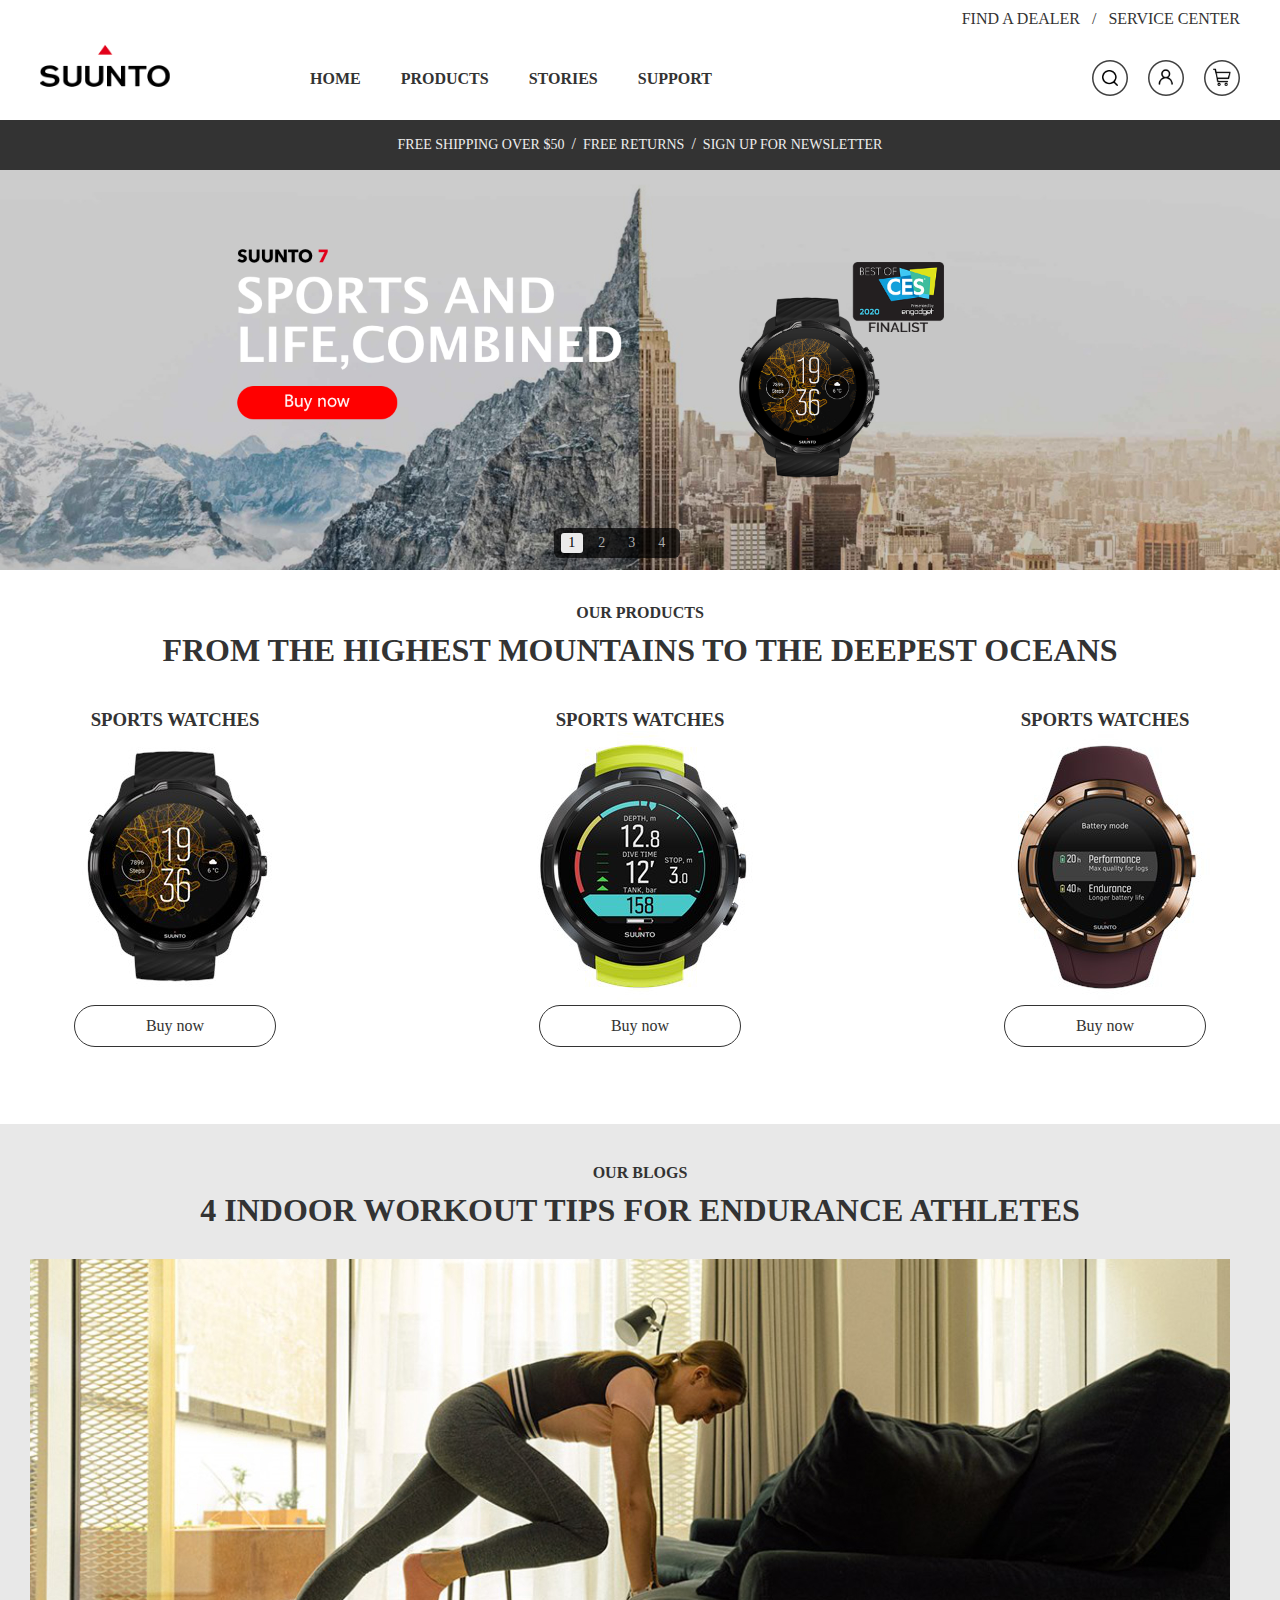
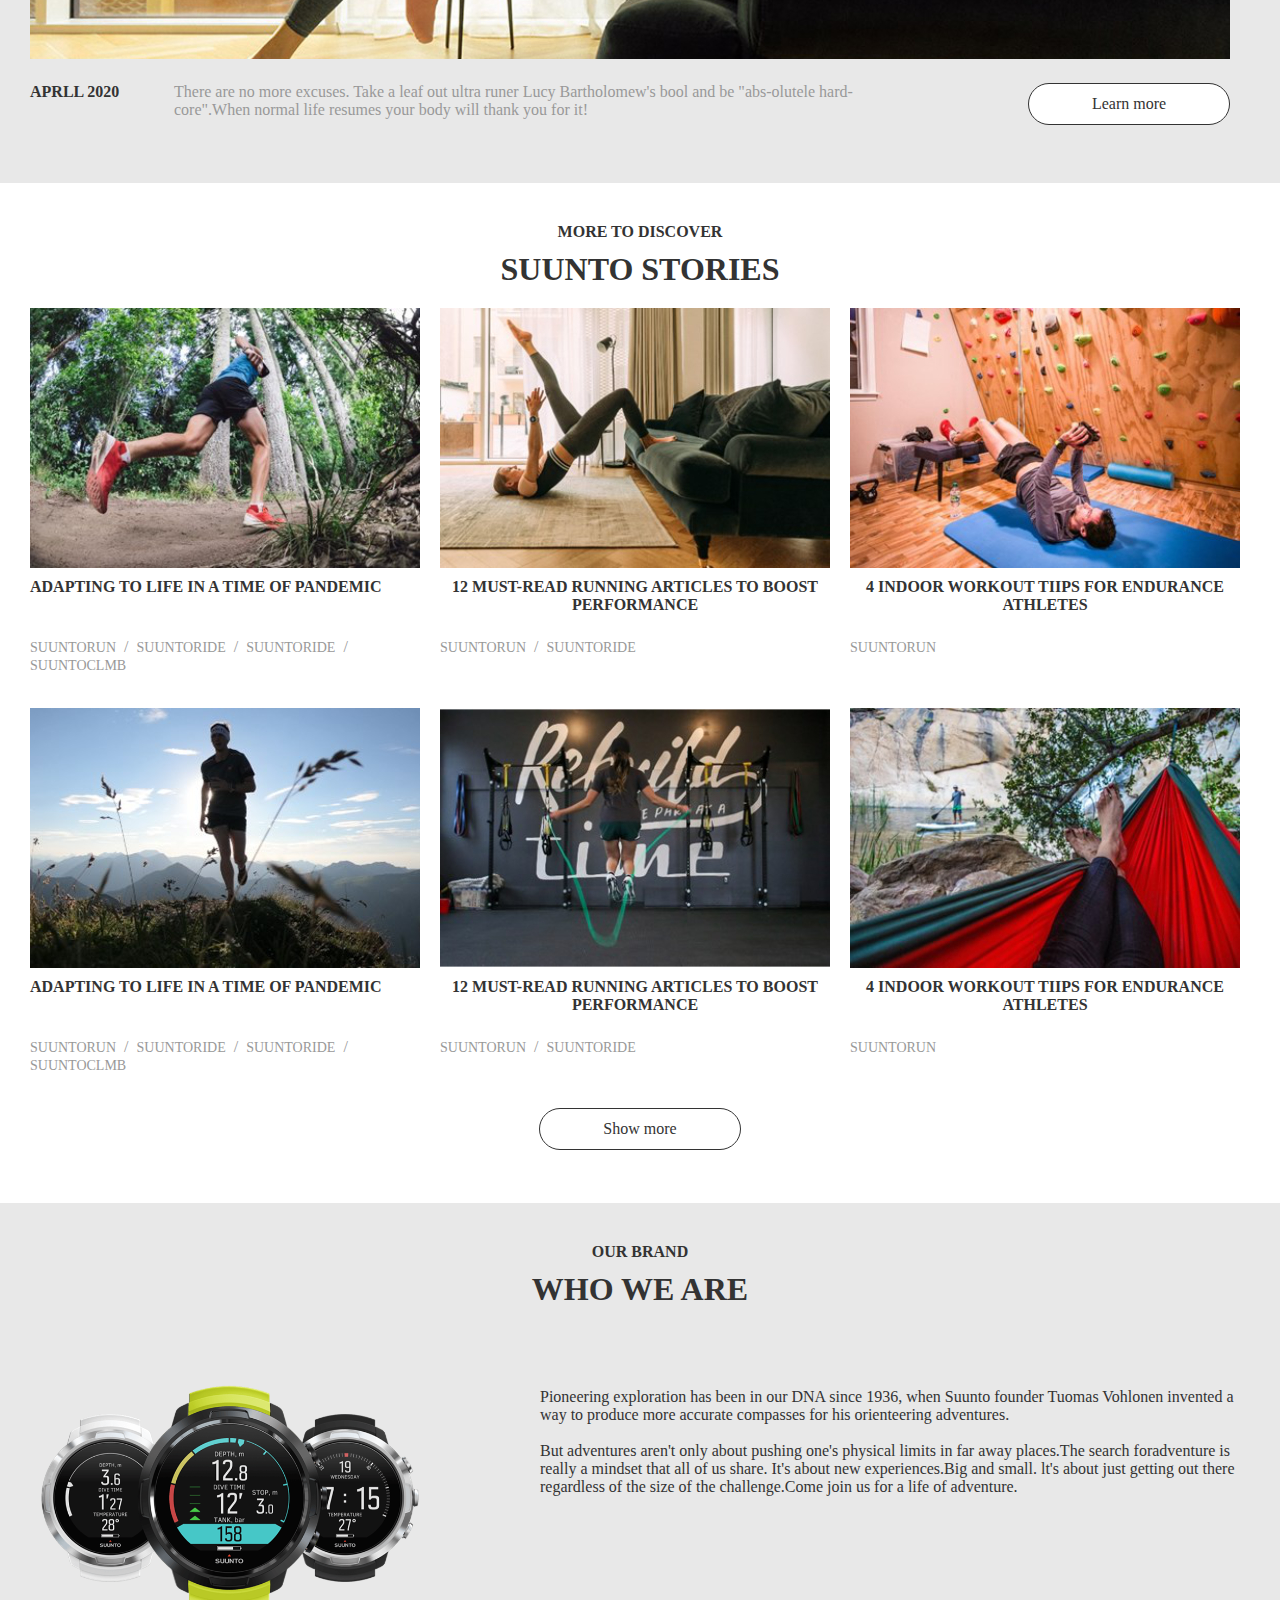
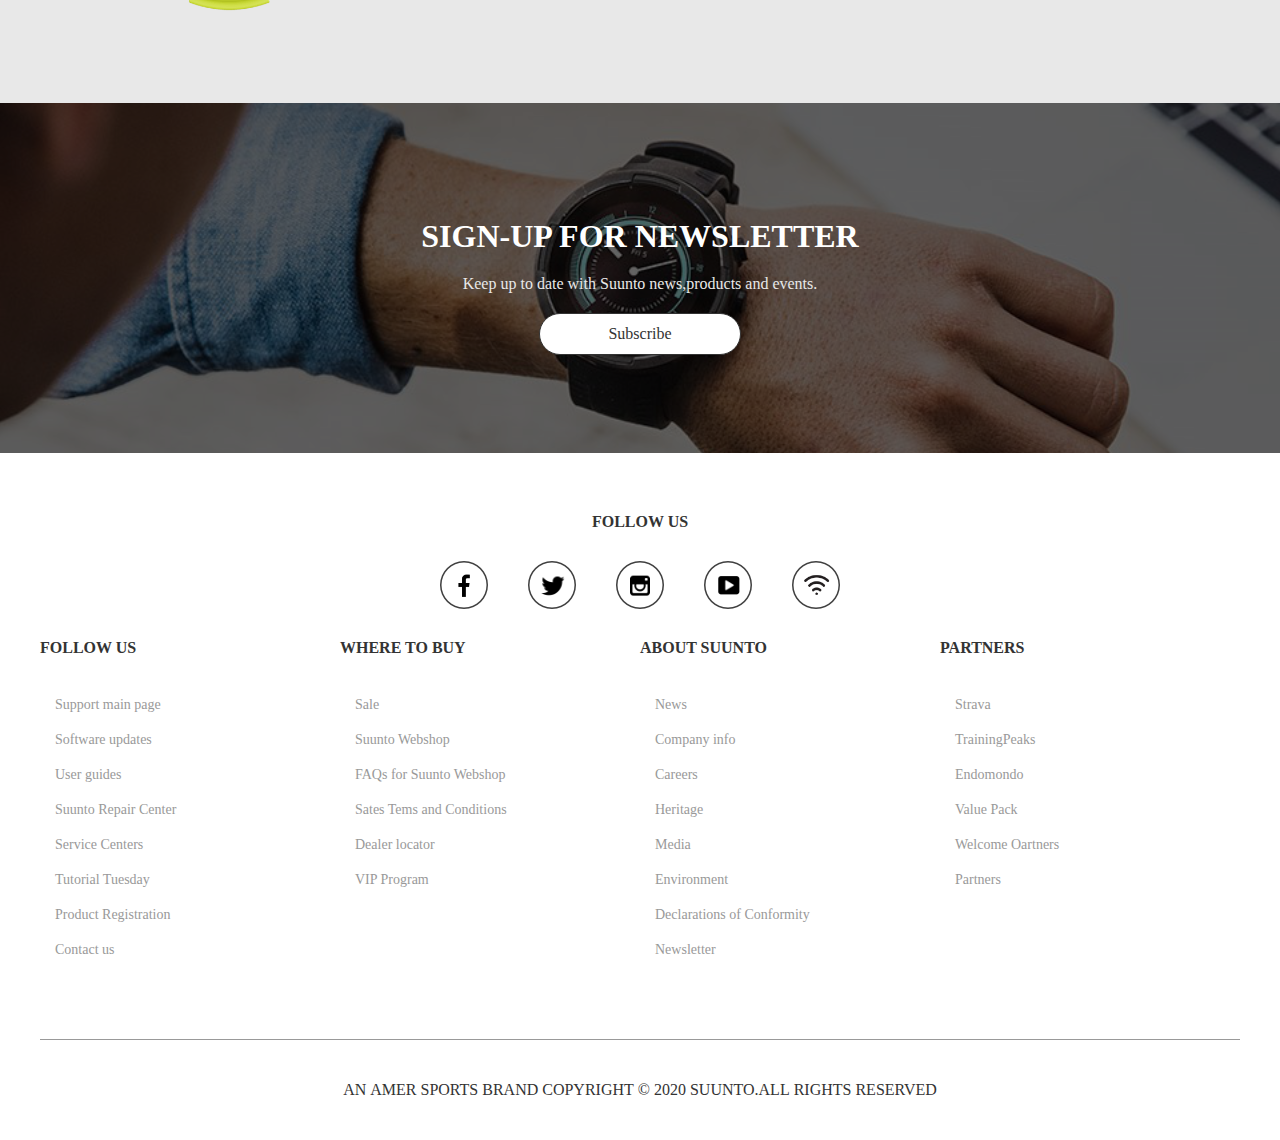
<file: index.html>
<!doctype html>
<html>
<head>
<meta charset="utf-8">
<title>index</title>

<link href="css/index.css" rel="stylesheet" type="text/css">

<!--下拉菜单js-->
<script src="js/jquery.min.js" type="text/javascript"></script>
<script type="text/javascript">
	$(function(){
		$(".nav>li").hover(function(){
			$(this).children('ul').stop(true,true).show(300);
		},function(){
			$(this).children('ul').stop(true,true).hide(300);
		})
	})
</script>
<!--下拉菜单js结束-->

<!--返回顶部js开始-->
<script type="text/javascript" src="js/jquery.1.4.2-min.js"></script>
<!--返回顶部js开始-->
<!--大图切换js和css-->
<link rel="stylesheet" href="css/lb.css">
<script src="js/lb.js"></script>
<script>
window.onload = function () {
  // 轮播选项
  const options = {
	id: 'lb-1',              // 轮播盒ID
	speed: 600,              // 轮播速度(ms)
	delay: 2000,             // 轮播延迟(ms)
	direction: 'left',       // 图片滑动方向
	moniterKeyEvent: true,   // 是否监听键盘事件
	moniterTouchEvent: true  // 是否监听屏幕滑动事件
  }
  const lb = new Lb(options);
  lb.start();
}
</script>
<!--大图切换js和css结束-->

</head>
<body>
<!-- header -->
<div class="header">
        <div class="link">
            <a href="">FIND A DEALER&nbsp;&nbsp;</a>
            <span>/</span>
            <a href="">&nbsp;&nbsp;SERVICE CENTER</a>
        </div>
        <div class="new">
            <h1></h1>
            <div class="nav01">
                
                            <!--下拉菜单 start-->
							<div class="menu">
								<ul class="nav">
									<li><a href="index.html">HOME</a>
										
									</li>
									<li><a href="products.html">PRODUCTS</a>
										<ul class="sub-nav">
											<li><a href="#">PRODUCTS-01</a></li>
											<li><a href="#">PRODUCTS-02</a></li>
											<li><a href="#">PRODUCTS-03</a></li>
											<li><a href="#">PRODUCTS-04</a></li>
										</ul>
									</li>
									<li><a href="stories.html">STORIES</a>
							
									</li>
									<li><a href="support.html">SUPPORT</a>
										<ul class="sub-nav">
											<li><a href="#">SUPPORT-01</a></li>
											<li><a href="#">SUPPORT-02</a></li>
										</ul>
									</li>
								</ul>
						</div>
						<!--下拉菜单 end-->
            </div>
            <div class="icon">
                <a href="" class="ss"></a>
                <a href="sign.html" class="yh"></a>
                <a href="" class="gw"></a>
            </div>
        </div>
    </div>
<!-- header end -->
<div class="ggt"> <a href="#">FREE SHIPPING OVER $50&nbsp;&nbsp;</a><span>/</span><a href="#">&nbsp;&nbsp;FREE RETURNS&nbsp;&nbsp;</a><span>/</span><a href="#">&nbsp;&nbsp;SIGN UP FOR NEWSLETTER</a> </div>
<!--  banner  -->
<!--大图切换js特效-->
<div class="lb-box" id="lb-1">
<!-- 轮播内容 -->
<div class="lb-content">
  <div class="lb-item active">
	<a href="#">
	  <img src="img/banner01.png">
	  <!--<span>标题2</span>-->
	  
	</a>
  </div>
  <div class="lb-item">
	<a href="#">
	  <img src="img/banner01.png">
	  <!--<span>标题2</span>-->
	  
	</a>
  </div>
  <div class="lb-item">
	<a href="#">
	  <img src="img/banner01.png">
	  <!--<span>标题3</span>-->
	</a>
  </div>
  <div class="lb-item">
	<a href="#">
	  <img src="img/banner01.png">
	  <!--<span>标题4</span>-->
	</a>
  </div>   
</div>
<!-- 轮播标志 -->
<ol class="lb-sign">
  <li class="active">1</li>
  <li>2</li>
  <li>3</li>
  <li>4</li>
</ol>
<!-- 轮播控件 -->
<div class="lb-ctrl left">＜</div>
<div class="lb-ctrl right">＞</div>
</div>
<!--大图切换js特效结束-->
<!--bannner end-->

<div class="banner01">
	<h4>OUR&nbsp;PRODUCTS</h4>
	<h1>FROM THE HIGHEST MOUNTAINS TO THE DEEPEST OCEANS</h1>
	<div class="sb01">
		<h3>SPORTS WATCHES</h3>
		<img src="img/w1.jpg" width="270" height="270" alt=""/> 
		<a href="#">Buy now</a>
	</div>
  <div class="sb02">
		<h3>SPORTS WATCHES</h3>
	  <img src="img/w2.jpg" width="270" height="270" alt=""/> <a href="#">Buy now</a>
	</div>
  <div class="sb03">
		<h3>SPORTS WATCHES</h3>
	  <img src="img/w3.jpg" width="270" height="270" alt=""/> <a href="#">Buy now</a>
	</div>
</div>
<!--banner02-->
<div class="banner02">
  <div class="box">
	<h4>OUR BLOGS</h4>
	 <h1>4 INDOOR WORKOUT TIPS FOR ENDURANCE ATHLETES</h1>
	 <img src="img/p1.jpg" width="1200" height="400" alt=""/> 
	  <div class="nr">
	  	<span>APRLL 2020</span>
		  <p>There are no more excuses. Take a leaf out ultra runer Lucy Bartholomew's bool and be "abs-olutele hard-core".When normal life resumes your body will thank you for it!</p>
		  <a href="#">Learn more</a>
	  </div>
	</div>
</div>
<!--banner03-->
<div class="banner03">
	<h4>MORE TO DISCOVER</h4>
	<h1>SUUNTO STORIES</h1>
  <div class="box">
		<div class="box1">
  	    	<div class="img"></div>
			<h4>ADAPTING TO LIFE IN A TIME OF PANDEMIC</h4>
			<div class="a">
				<a href="#">SUUNTORUN</a>
				<span>&nbsp;/&nbsp;</span>
				<a href="#">SUUNTORIDE</a>
				<span>&nbsp;/&nbsp;</span>
				<a href="#">SUUNTORIDE</a>
				<span>&nbsp;/&nbsp;</span>
				<a href="#">SUUNTOCLMB</a>
			</div>
	  	</div>
	  <div class="box2">
  	    	<div class="img"></div>
			<h4>12 MUST-READ RUNNING ARTICLES TO BOOST PERFORMANCE</h4>
			<div class="a">
				<a href="#">SUUNTORUN</a>
				<span>&nbsp;/&nbsp;</span>
				<a href="#">SUUNTORIDE</a>
			</div>
	  	</div>
	  <div class="box3">
  	    	<div class="img"></div>
			<h4>4 INDOOR WORKOUT TIIPS FOR ENDURANCE ATHLETES</h4>
			<div class="a">
				<a href="#">SUUNTORUN</a>
			</div>
	  	</div>
	  <div class="box4">
  	    	<div class="img"></div>
			<h4>ADAPTING TO LIFE IN A TIME OF PANDEMIC</h4>
			<div class="a">
				<a href="#">SUUNTORUN</a>
				<span>&nbsp;/&nbsp;</span>
				<a href="#">SUUNTORIDE</a>
				<span>&nbsp;/&nbsp;</span>
				<a href="#">SUUNTORIDE</a>
				<span>&nbsp;/&nbsp;</span>
				<a href="#">SUUNTOCLMB</a>
			</div>
	  	</div>
	  <div class="box5">
  	    	<div class="img"></div>
			<h4>12 MUST-READ RUNNING ARTICLES TO BOOST PERFORMANCE</h4>
			<div class="a">
				<a href="#">SUUNTORUN</a>
				<span>&nbsp;/&nbsp;</span>
				<a href="#">SUUNTORIDE</a>
			</div>
	  	</div>
	  <div class="box6">
  	    	<div class="img"></div>
			<h4>4 INDOOR WORKOUT TIIPS FOR ENDURANCE ATHLETES</h4>
			<div class="a">
				<a href="#">SUUNTORUN</a>
			</div>
	  	</div>
	</div>
	<a class="link" href="#">Show more</a>
</div>
<!--brand	-->
	<div class="brand">
    	<div class="box"> 
			<h4>OUR BRAND</h4>
			<h1>WHO WE ARE</h1>
			<div class="nr">
			<img src="img/brand-pic.png" width="380" height="380" alt=""/>
				<p>Pioneering exploration has been in our DNA since 1936, when Suunto founder Tuomas Vohlonen invented a way to produce more accurate compasses for his orienteering adventures.
				<br>
				<br>
				But adventures aren't only about pushing one's physical limits in far away places.The search foradventure is really a mindset that all of us share. It's about new experiences.Big and small. lt's about just getting out there regardless of the size of the challenge.Come join us for a life of adventure.
				</p>
			</div>
		</div>
	</div>
<!--ggt01	-->
<div class="ggt01">
		<h1>SIGN-UP FOR NEWSLETTER</h1>
	<p>Keep up to date with Suunto news,products and events.</p>
	<a href="#">Subscribe</a>
</div>
<!--footer	-->
	<div class="footer">
		<h4>FOLLOW US</h4>
		<div class="icon">
			<a class="a" href="#"></a>
			<a href="#" class="b"></a>
			<a href="#" class="c"></a>
			<a href="#" class="d"></a>
			<a href="#" class="e"></a>
		</div>
		<div class="box">
			<div class="link01">
				<p>FOLLOW US</p>
				<a href="#">Support main page</a>
				<a href="#">Software updates</a>
				<a href="#">User guides</a>
				<a href="#">Suunto Repair Center</a>
				<a href="#">Service Centers</a>
				<a href="#">Tutorial Tuesday</a>
				<a href="#">Product Registration</a>
				<a href="#">Contact us</a>
			</div>
			<div class="link02">
				<p>WHERE TO BUY</p>
				<a href="#">Sale</a>
				<a href="#">Suunto Webshop</a>
				<a href="#">FAQs for Suunto Webshop</a>
				<a href="#">Sates Tems and Conditions</a>
				<a href="#">Dealer locator</a>
				<a href="#">VIP Program</a>
			</div>
			<div class="link03">
				<p>ABOUT SUUNTO</p>
				<a href="#">News</a>
				<a href="#">Company info</a>
				<a href="#">Careers</a>
				<a href="#">Heritage</a>
				<a href="#">Media</a>
				<a href="#">Environment</a>
				<a href="#">Declarations of Conformity</a>
				<a href="#">Newsletter</a>
			</div>
			<div class="link04">
				<p>PARTNERS</p>
				<a href="#">Strava</a>
				<a href="#">TrainingPeaks</a>
				<a href="#">Endomondo</a>
				<a href="#">Value Pack</a>
				<a href="#">Welcome Oartners</a>
				<a href="#">Partners</a>
			</div>
		</div>
	</div>
<!--	bq-->
	<footer>
        <a href="">AN&nbsp;AMER&nbsp;SPORTS&nbsp;BRAND&nbsp;COPYRIGHT&nbsp;©&nbsp;2020&nbsp;SUUNTO.ALL&nbsp;RIGHTS&nbsp;RESERVED</a>
    </footer>
	<!--返回顶部开始-->
	<script type="text/javascript" src="js/scrolltopcontrol.js"></script>
	<!--返回顶部结束-->
</body>
</html>
</file>
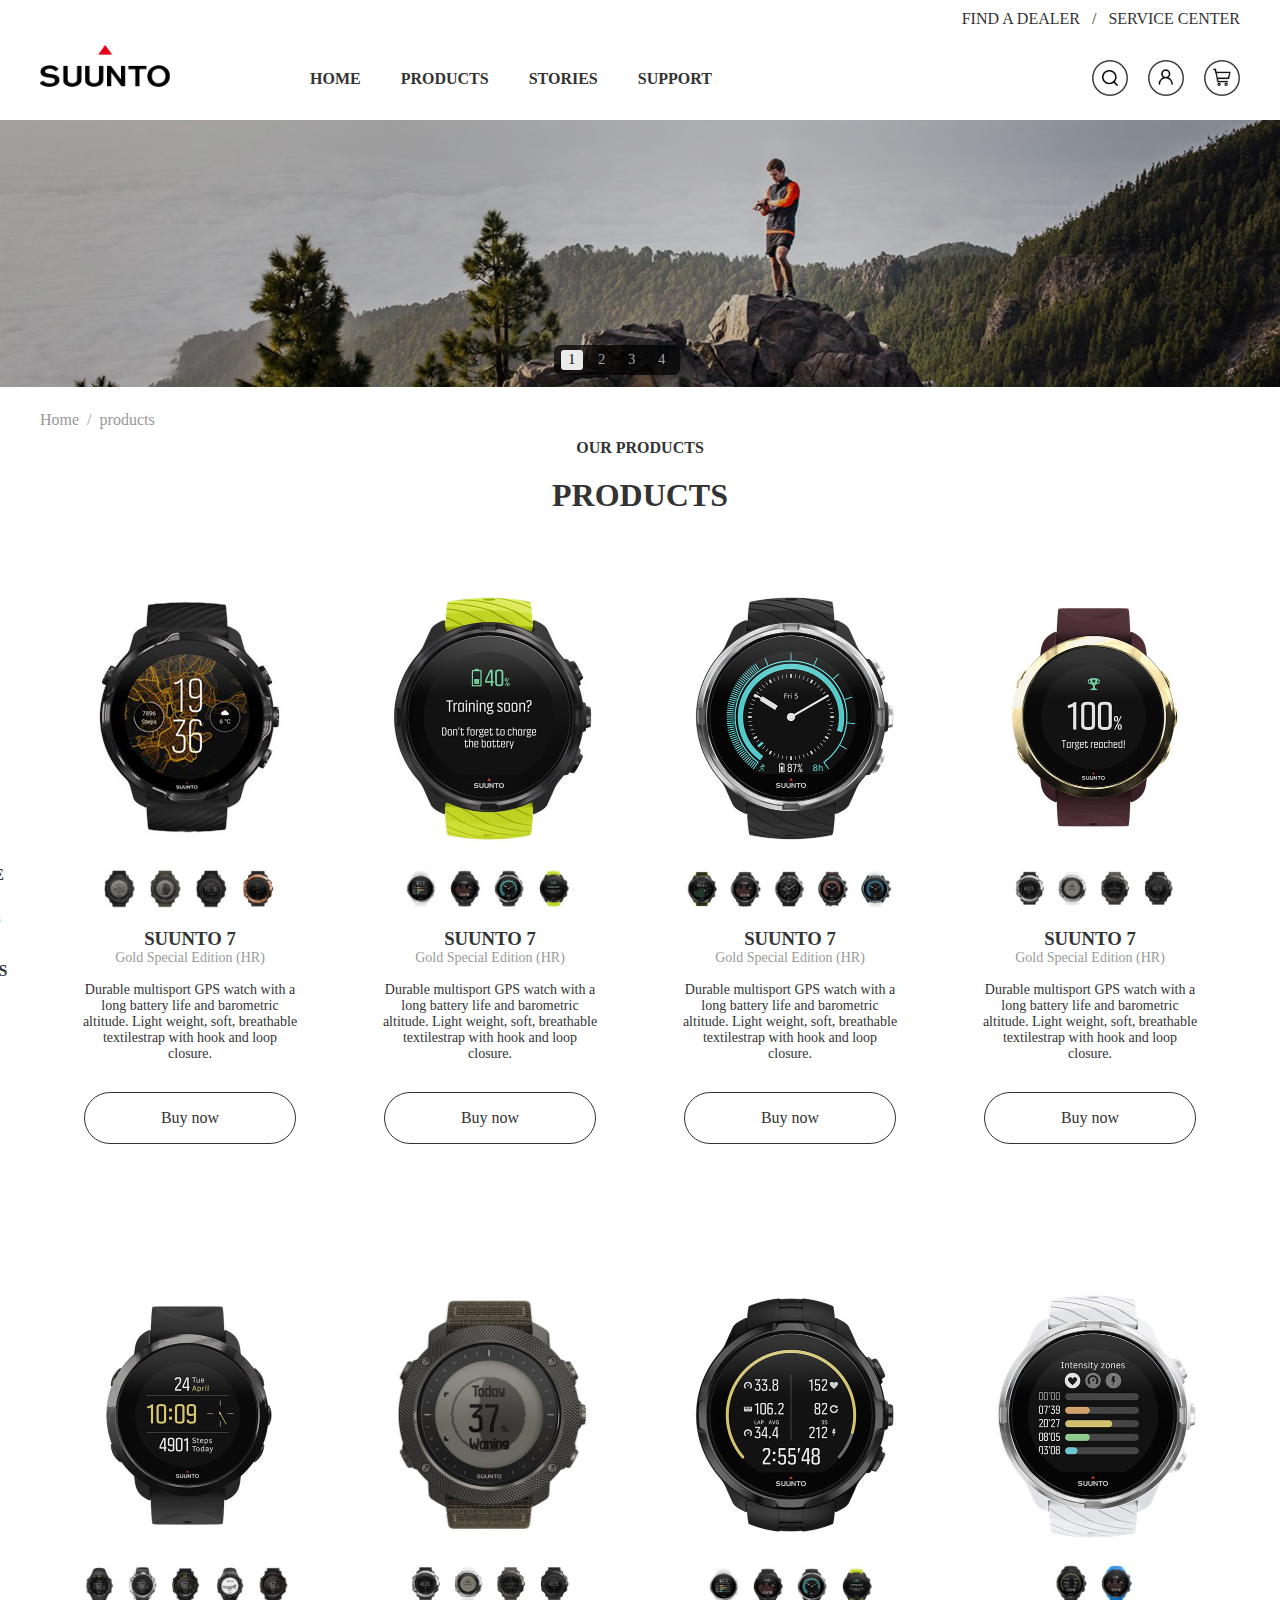
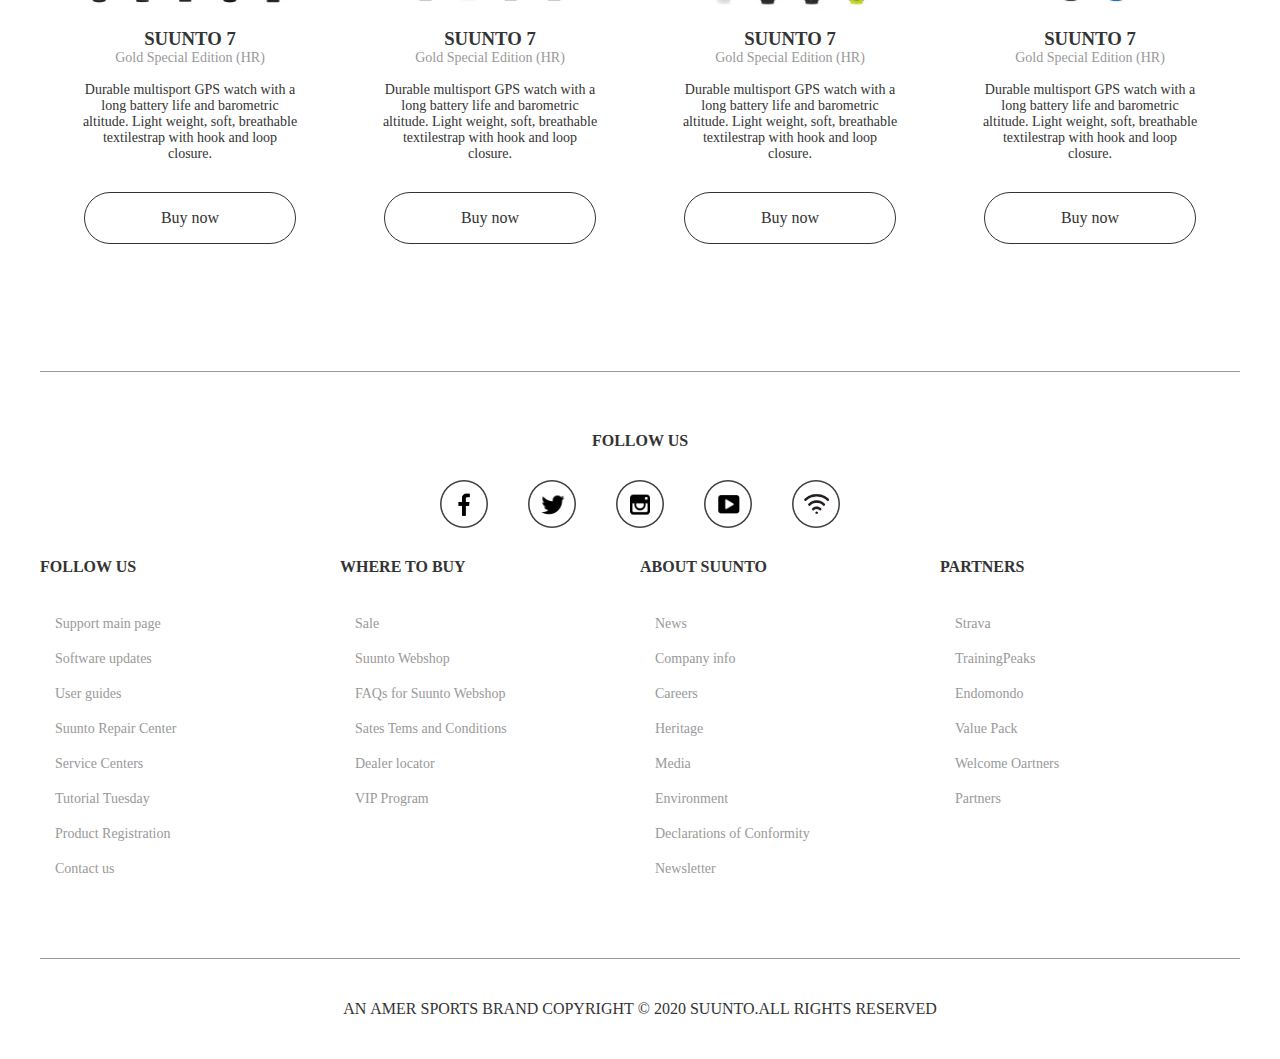
<file: products.html>
<!doctype html>
<html>
<head>
<meta charset="utf-8">
<title>porducts</title>
<link href="css/products.css" rel="stylesheet" type="text/css">
	<!--返回顶部js开始-->
<script type="text/javascript" src="js/jquery.1.4.2-min.js"></script>
<!--返回顶部js开始-->
	<!--大图切换js和css-->
<link rel="stylesheet" href="css/lb.css">
<script src="js/lb.js"></script>
<script>
window.onload = function () {
  // 轮播选项
  const options = {
	id: 'lb-1',              // 轮播盒ID
	speed: 600,              // 轮播速度(ms)
	delay: 2000,             // 轮播延迟(ms)
	direction: 'left',       // 图片滑动方向
	moniterKeyEvent: true,   // 是否监听键盘事件
	moniterTouchEvent: true  // 是否监听屏幕滑动事件
  }
  const lb = new Lb(options);
  lb.start();
}
</script>
<!--大图切换js和css结束-->

<!--下拉菜单js-->
<script src="js/jquery.min.js" type="text/javascript"></script>
<script type="text/javascript">
	$(function(){
		$(".nav>li").hover(function(){
			$(this).children('ul').stop(true,true).show(300);
		},function(){
			$(this).children('ul').stop(true,true).hide(300);
		})
	})
</script>
<!--下拉菜单js结束-->
</head>

<body>
	<!-- header -->
    <div class="header">
        <div class="link">
            <a href="">FIND A DEALER&nbsp;&nbsp;</a>
            <span>/</span>
            <a href="">&nbsp;&nbsp;SERVICE CENTER</a>
        </div>
        <div class="new">
            <h1></h1>
            <div class="nav-01">
                            <!--下拉菜单 start-->
            	        <div class="menu">
            		<ul class="nav">
            			<li><a href="index.html">HOME</a>
            				
            			</li>
            			<li><a href="products.html">PRODUCTS</a>
            				<ul class="sub-nav">
            					<li><a href="#">PRODUCTS-01</a></li>
            					<li><a href="#">PRODUCTS-02</a></li>
            					<li><a href="#">PRODUCTS-03</a></li>
            					<li><a href="#">PRODUCTS-04</a></li>
            				</ul>
            			</li>
            			<li><a href="stories.html">STORIES</a>
            	
            			</li>
            			<li><a href="support.html">SUPPORT</a>
            				<ul class="sub-nav">
            					<li><a href="#">SUPPORT-01</a></li>
            					<li><a href="#">SUPPORT-02</a></li>
            				</ul>
            			</li>
            </div>
            <!--下拉菜单 end-->
          </div>
            <div class="icon">
                <a href="" class="ss"></a>
                <a href="sign.html" class="yh"></a>
                <a href="" class="gw"></a>
            </div>
        </div>
    </div>
    <!-- header end -->

<!--banner	-->
<!--大图切换js特效-->
    <div class="lb-box" id="lb-1">
    <!-- 轮播内容 -->
    <div class="lb-content">
      <div class="lb-item active">
    	
    	  <a href="#">
   	    <img src="img/products_02.jpg" width="1920" height="400" alt=""/>  
    	  <!--<span>标题4</span>-->
    	</a>
    		
      </div>
      <div class="lb-item">
    	<a href="#">
    	<img src="img/products_02.jpg" width="1920" height="400" alt=""/>  
    	  <!--<span>标题2</span>-->
    	  
    	</a>
      </div>
      <div class="lb-item">
    	<a href="#">
    	 <img src="img/products_02.jpg" width="1920" height="400" alt=""/>  
    	  <!--<span>标题3</span>-->
    	</a>
      </div>
      <div class="lb-item">
    	<a href="#">
   	    <img src="img/products_02.jpg" width="1920" height="400" alt=""/>  
    	  <!--<span>标题4</span>-->
    	</a>
      </div>   
    </div>
    <!-- 轮播标志 -->
    <ol class="lb-sign">
      <li class="active">1</li>
      <li>2</li>
      <li>3</li>
      <li>4</li>
    </ol>
    <!-- 轮播控件 -->
    <div class="lb-ctrl left">＜</div>
    <div class="lb-ctrl right">＞</div>
    </div>
    <!--大图切换js特效结束-->
    

<!--垂直导航栏-->
	<div class="banner-nr">
		<a href="index.html" class="link01">Home</a><span>&nbsp;&nbsp;/&nbsp;&nbsp;</span><a href="#" class="link01">products</a>
		<h4>OUR PRODUCTS</h4>
		<h1>PRODUCTS</h1>
		<ul class="nav01">
			<li><a href="#">SPORTS WATCHES</a></li>
			<li><a href="#">DIVE PRODUCTS</a></li>
			<li><a href="#">SPORTS WATCHES</a></li>
			<li><a href="#">DIVE PRODUCTS </a></li>
			<li><a href="#">COMPASSES</a></li>
			<li><a href="#">ACCESSORIE</a></li>
			<li><a href="#">SUUNTO APP</a></li>
			<li><a href="#">SUUNTOPLUS</a></li>
			<li><a href="#">PARTNERS</a></li>
		</ul>
		
	  <div class="box01">
	    	<img src="img/products_05.jpg" width="220" height="350" alt=""/>
			<h3>SUUNTO&nbsp;7</h3>
			<p class="min-title">
				<span>Gold Special Edition (HR)</span>
				<br>
				<br>
				Durable multisport GPS watch with a long battery life and barometric altitude. Light weight, soft, breathable textilestrap with hook and loop closure.
			</p>
			<a href="#" class="anniu">Buy now </a>
		</div>
		<div class="box01">
	    	<img src="img/products_07.jpg" width="220" height="350" alt=""/>
<h3>SUUNTO&nbsp;7</h3>
			<p class="min-title">
				<span>Gold Special Edition (HR)</span>
				<br>
				<br>
				Durable multisport GPS watch with a long battery life and barometric altitude. Light weight, soft, breathable textilestrap with hook and loop closure.
			</p>
			<a href="#" class="anniu">Buy now </a>
		</div>
	  <div class="box01">
	    	<img src="img/products_09.jpg" width="220" height="350" alt=""/>
<h3>SUUNTO&nbsp;7</h3>
			<p class="min-title">
				<span>Gold Special Edition (HR)</span>
				<br>
				<br>
				Durable multisport GPS watch with a long battery life and barometric altitude. Light weight, soft, breathable textilestrap with hook and loop closure.
			</p>
			<a href="#" class="anniu">Buy now </a>
		</div>
	  <div class="box01">
	    	<img src="img/products_11.jpg" width="220" height="350" alt=""/>
<h3>SUUNTO&nbsp;7</h3>
			<p class="min-title">
				<span>Gold Special Edition (HR)</span>
				<br>
				<br>
				Durable multisport GPS watch with a long battery life and barometric altitude. Light weight, soft, breathable textilestrap with hook and loop closure.
			</p>
			<a href="#" class="anniu">Buy now </a>
	  </div>
	  <div class="box01">
	    	<img src="img/products_17.jpg" width="220" height="350" alt=""/>
<h3>SUUNTO&nbsp;7</h3>
			<p class="min-title">
				<span>Gold Special Edition (HR)</span>
				<br>
				<br>
				Durable multisport GPS watch with a long battery life and barometric altitude. Light weight, soft, breathable textilestrap with hook and loop closure.
			</p>
			<a href="#" class="anniu">Buy now </a>
		</div>
	  <div class="box01">
	    	<img src="img/products_18.jpg" width="220" height="350" alt=""/>
<h3>SUUNTO&nbsp;7</h3>
			<p class="min-title">
				<span>Gold Special Edition (HR)</span>
				<br>
				<br>
				Durable multisport GPS watch with a long battery life and barometric altitude. Light weight, soft, breathable textilestrap with hook and loop closure.
			</p>
			<a href="#" class="anniu">Buy now </a>
		</div>
	  <div class="box01">
	    <img src="img/products_19.jpg" width="220" height="350" alt=""/>
<h3>SUUNTO&nbsp;7</h3>
			<p class="min-title">
				<span>Gold Special Edition (HR)</span>
				<br>
				<br>
				Durable multisport GPS watch with a long battery life and barometric altitude. Light weight, soft, breathable textilestrap with hook and loop closure.
			</p>
			<a href="#" class="anniu">Buy now </a>
		</div>
	  <div class="box01">
	    <img src="img/products_20.jpg" width="220" height="350" alt=""/>
<h3>SUUNTO&nbsp;7</h3>
			<p class="min-title">
				<span>Gold Special Edition (HR)</span>
				<br>
				<br>
				Durable multisport GPS watch with a long battery life and barometric altitude. Light weight, soft, breathable textilestrap with hook and loop closure.
			</p>
			<a href="#" class="anniu">Buy now </a>
		</div>
	</div>
	
	<!--footer	-->
	<div class="footer">
		<h4>FOLLOW US</h4>
		<div class="icon">
			<a class="a" href="#"></a>
			<a href="#" class="b"></a>
			<a href="#" class="c"></a>
			<a href="#" class="d"></a>
			<a href="#" class="e"></a>
		</div>
		<div class="box">
			<div class="link01">
				<p>FOLLOW US</p>
				<a href="#">Support main page</a>
				<a href="#">Software updates</a>
				<a href="#">User guides</a>
				<a href="#">Suunto Repair Center</a>
				<a href="#">Service Centers</a>
				<a href="#">Tutorial Tuesday</a>
				<a href="#">Product Registration</a>
				<a href="#">Contact us</a>
			</div>
			<div class="link02">
				<p>WHERE TO BUY</p>
				<a href="#">Sale</a>
				<a href="#">Suunto Webshop</a>
				<a href="#">FAQs for Suunto Webshop</a>
				<a href="#">Sates Tems and Conditions</a>
				<a href="#">Dealer locator</a>
				<a href="#">VIP Program</a>
			</div>
			<div class="link03">
				<p>ABOUT SUUNTO</p>
				<a href="#">News</a>
				<a href="#">Company info</a>
				<a href="#">Careers</a>
				<a href="#">Heritage</a>
				<a href="#">Media</a>
				<a href="#">Environment</a>
				<a href="#">Declarations of Conformity</a>
				<a href="#">Newsletter</a>
			</div>
			<div class="link04">
				<p>PARTNERS</p>
				<a href="#">Strava</a>
				<a href="#">TrainingPeaks</a>
				<a href="#">Endomondo</a>
				<a href="#">Value Pack</a>
				<a href="#">Welcome Oartners</a>
				<a href="#">Partners</a>
			</div>
		</div>
	</div>
<!--	bq-->
	<footer>
        <a href="">AN&nbsp;AMER&nbsp;SPORTS&nbsp;BRAND&nbsp;COPYRIGHT&nbsp;©&nbsp;2020&nbsp;SUUNTO.ALL&nbsp;RIGHTS&nbsp;RESERVED</a>
    </footer>
	<!--返回顶部开始-->
	<script type="text/javascript" src="js/scrolltopcontrol.js"></script>
	<!--返回顶部结束-->
</body>
</html>
</file>
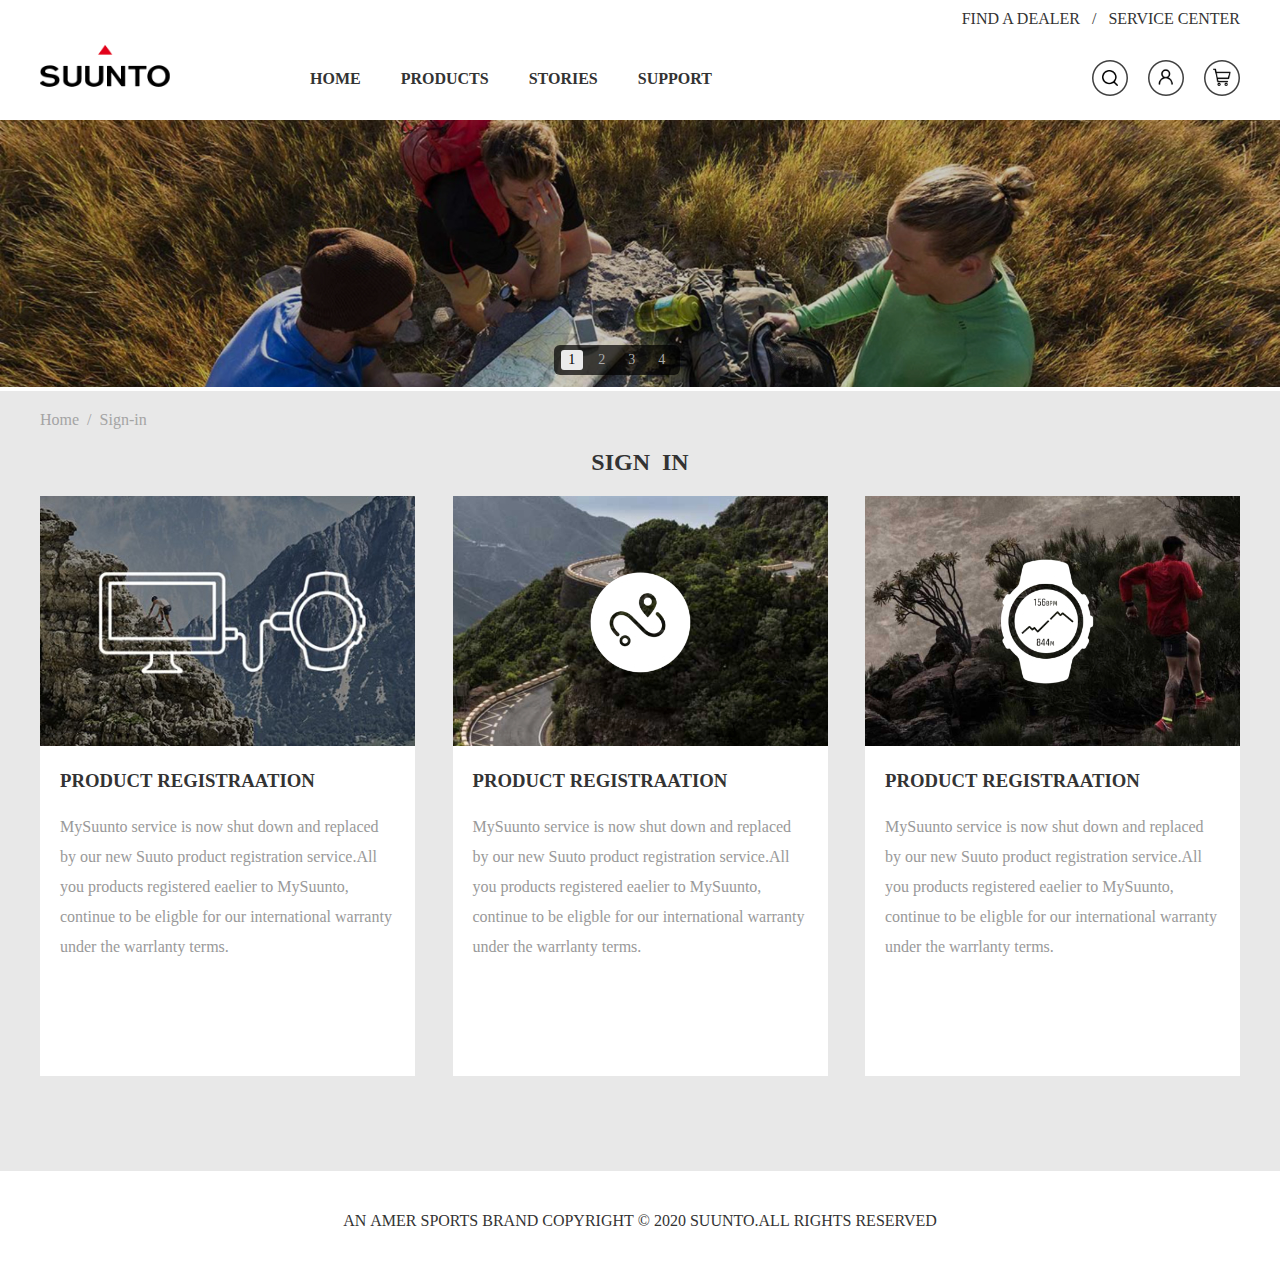
<file: sign.html>
<!doctype html>
<html>
<head>
<meta charset="utf-8">
<title>SIGN</title>
<link rel="stylesheet" href="css/sign.css" type="text/css">

<!--下拉菜单js-->
<script src="js/jquery.min.js" type="text/javascript"></script>
<script type="text/javascript">
	$(function(){
		$(".nav>li").hover(function(){
			$(this).children('ul').stop(true,true).show(300);
		},function(){
			$(this).children('ul').stop(true,true).hide(300);
		})
	})
</script>
<!--下拉菜单js结束-->


<!--返回顶部js开始-->
<script type="text/javascript" src="js/jquery.1.4.2-min.js"></script>
<!--返回顶部js开始-->
<!--大图切换js和css-->
<link rel="stylesheet" href="css/lb.css">
<script src="js/lb.js"></script>
<script>
window.onload = function () {
  // 轮播选项
  const options = {
	id: 'lb-1',              // 轮播盒ID
	speed: 600,              // 轮播速度(ms)
	delay: 2000,             // 轮播延迟(ms)
	direction: 'left',       // 图片滑动方向
	moniterKeyEvent: true,   // 是否监听键盘事件
	moniterTouchEvent: true  // 是否监听屏幕滑动事件
  }
  const lb = new Lb(options);
  lb.start();
}
</script>
<!--大图切换js和css结束-->
</head>

<body>
    <!-- header -->
    <div class="header">
        <div class="link">
            <a href="">FIND A DEALER&nbsp;&nbsp;</a>
            <span>/</span>
            <a href="">&nbsp;&nbsp;SERVICE CENTER</a>
        </div>
        <div class="new">
            <h1></h1>
            <div class="nav01">
                            <!--下拉菜单 start-->
            	        <div class="menu">
            		<ul class="nav">
            			<li><a href="index.html">HOME</a>
            				
            			</li>
            			<li><a href="products.html">PRODUCTS</a>
            				<ul class="sub-nav">
            					<li><a href="#">PRODUCTS-01</a></li>
            					<li><a href="#">PRODUCTS-02</a></li>
            					<li><a href="#">PRODUCTS-03</a></li>
            					<li><a href="#">PRODUCTS-04</a></li>
            				</ul>
            			</li>
            			<li><a href="stories.html">STORIES</a>
            	
            			</li>
            			<li><a href="support.html">SUPPORT</a>
            				<ul class="sub-nav">
            					<li><a href="#">SUPPORT-01</a></li>
            					<li><a href="#">SUPPORT-02</a></li>
            				</ul>
            			</li>
            </div>
            <!--下拉菜单 end-->
          </div>
            <div class="icon">
                <a href="" class="ss"></a>
                <a href="sign.html" class="yh"></a>
                <a href="" class="gw"></a>
            </div>
        </div>
    </div>
    <!-- header end -->
    
    <!--  banner  -->
    <!--大图切换js特效-->
    <div class="lb-box" id="lb-1">
    <!-- 轮播内容 -->
    <div class="lb-content">
      <div class="lb-item active">
    	
    	  <a href="#">
   	    <img src="img/banner05.jpg" width="1920" height="400" alt=""/>  
    	  <!--<span>标题4</span>-->
    	</a>
    		
      </div>
      <div class="lb-item">
    	<a href="#">
    	 <img src="img/banner05.jpg" width="1920" height="400" alt=""/>  
    	  <!--<span>标题2</span>-->
    	  
    	</a>
      </div>
      <div class="lb-item">
    	<a href="#">
    	 <img src="img/banner05.jpg" width="1920" height="400" alt=""/>  
    	  <!--<span>标题3</span>-->
    	</a>
      </div>
      <div class="lb-item">
    	<a href="#">
   	    <img src="img/banner05.jpg" width="1920" height="400" alt=""/>  
    	  <!--<span>标题4</span>-->
    	</a>
      </div>   
    </div>
    <!-- 轮播标志 -->
    <ol class="lb-sign">
      <li class="active">1</li>
      <li>2</li>
      <li>3</li>
      <li>4</li>
    </ol>
    <!-- 轮播控件 -->
    <div class="lb-ctrl left">＜</div>
    <div class="lb-ctrl right">＞</div>
    </div>
    <!--大图切换js特效结束-->
    
    <!-- banner end -->
    <!-- main -->
    <div class="main">
        <div class="box">
            <div class="link">
                <a href="">Home&nbsp;&nbsp;</a><span>/</span><a href="">&nbsp;&nbsp;Sign-in</a>
            </div>
            <h2>SIGN&nbsp;&nbsp;IN</h2>
            <div class="nr">
                <div class="nr01">
                    <img src="img/sign-p1.jpg" alt="">
                    <h3>PRODUCT&nbsp;REGISTRAATION</h3>
                    <p>MySuunto service is now shut down and replaced by our new Suuto product registration service.All you products registered eaelier to MySuunto, continue to be eligble for our international warranty under the warrlanty terms.</p>
                </div>
                <div class="nr02">
                    <img src="img/sign-p2.jpg" alt="">
                    <h3>PRODUCT&nbsp;REGISTRAATION</h3>
                    <p>MySuunto service is now shut down and replaced by our new Suuto product registration service.All you products registered eaelier to MySuunto, continue to be eligble for our international warranty under the warrlanty terms.</p>
                </div>
                <div class="nr03">
                    <img src="img/sign-p3.jpg" alt="">
                    <h3>PRODUCT&nbsp;REGISTRAATION</h3>
                    <p>MySuunto service is now shut down and replaced by our new Suuto product registration service.All you products registered eaelier to MySuunto, continue to be eligble for our international warranty under the warrlanty terms.</p>
                </div>
            </div>
        </div>
    </div>
    <!-- main end -->
    <!-- footer -->
    <footer>
        <a href="">AN&nbsp;AMER&nbsp;SPORTS&nbsp;BRAND&nbsp;COPYRIGHT&nbsp;©&nbsp;2020&nbsp;SUUNTO.ALL&nbsp;RIGHTS&nbsp;RESERVED</a>
    </footer>
    <!-- footer end -->
	<!--返回顶部开始-->
	<script type="text/javascript" src="js/scrolltopcontrol.js"></script>
	<!--返回顶部结束-->
</body>
</html>
</file>
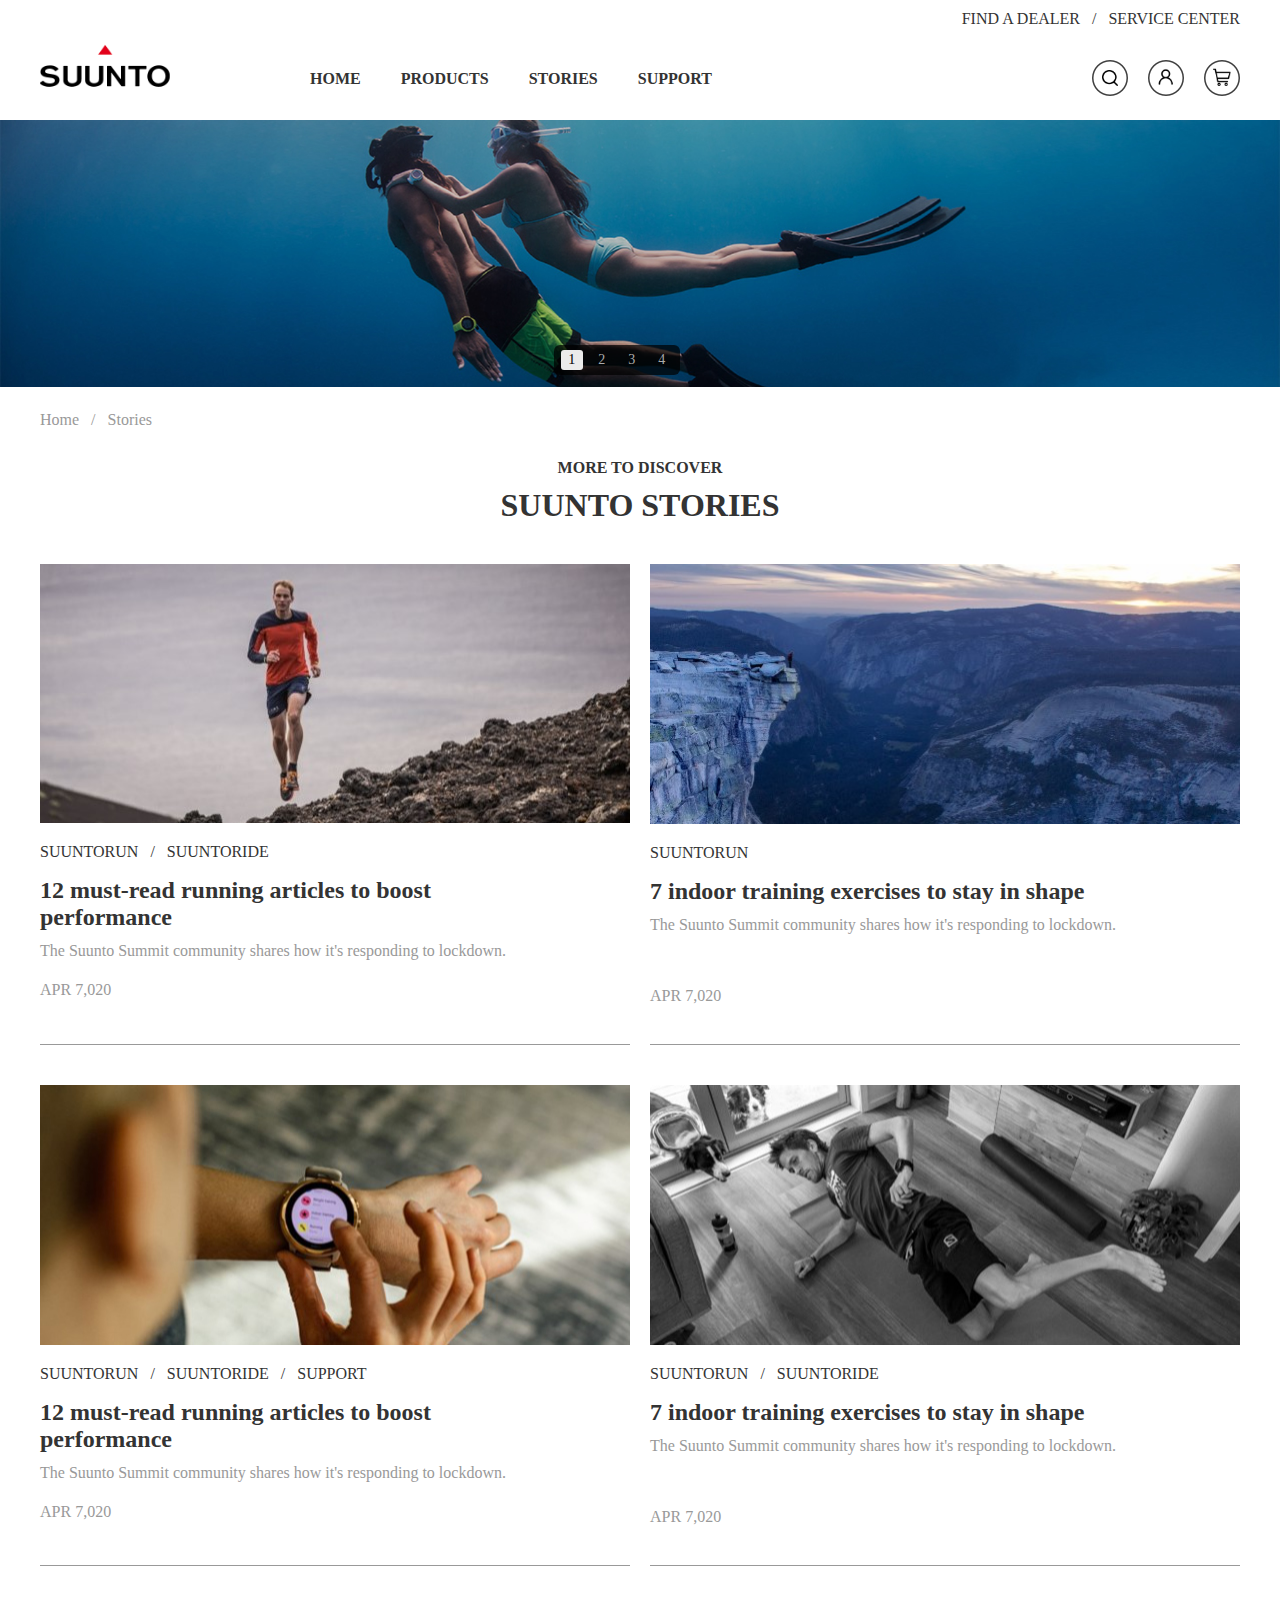
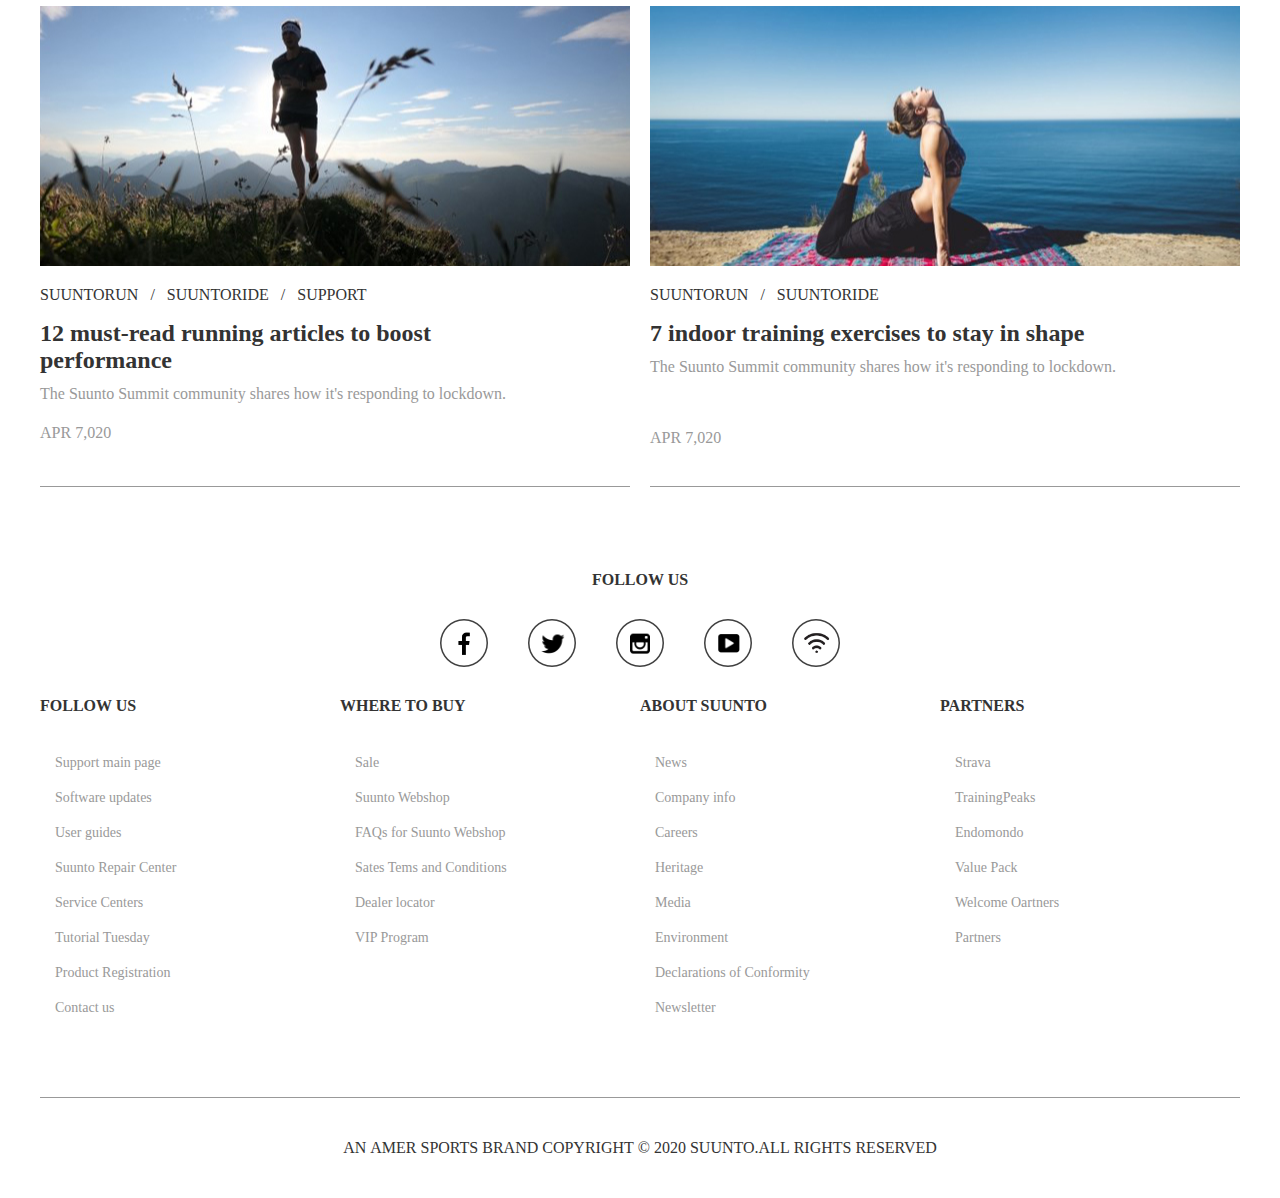
<file: stories.html>
<!DOCTYPE html>
<html lang="en">
<head>
    <meta charset="UTF-8">
    <meta http-equiv="X-UA-Compatible" content="IE=edge">
    <meta name="viewport" content="width=device-width, initial-scale=1.0">
    <title>stories</title>

<link href="css/stories.css" rel="stylesheet" type="text/css">

<!--下拉菜单js-->
<script src="js/jquery.min.js" type="text/javascript"></script>
<script type="text/javascript">
	$(function(){
		$(".nav>li").hover(function(){
			$(this).children('ul').stop(true,true).show(300);
		},function(){
			$(this).children('ul').stop(true,true).hide(300);
		})
	})
</script>
<!--下拉菜单js结束-->


	<!--返回顶部js开始-->
<script type="text/javascript" src="js/jquery.1.4.2-min.js"></script>
<!--返回顶部js开始-->
	<!--大图切换js和css-->
<link rel="stylesheet" href="css/lb.css">
<script src="js/lb.js"></script>
<script>
window.onload = function () {
  // 轮播选项
  const options = {
	id: 'lb-1',              // 轮播盒ID
	speed: 600,              // 轮播速度(ms)
	delay: 2000,             // 轮播延迟(ms)
	direction: 'left',       // 图片滑动方向
	moniterKeyEvent: true,   // 是否监听键盘事件
	moniterTouchEvent: true  // 是否监听屏幕滑动事件
  }
  const lb = new Lb(options);
  lb.start();
}
</script>
<!--大图切换js和css结束-->
</head>
<body>
<!--	header-->
    <div class="header">
        <div class="link">
            <a href="">FIND A DEALER&nbsp;&nbsp;</a>
            <span>/</span>
            <a href="">&nbsp;&nbsp;SERVICE CENTER</a>
        </div>
        <div class="new">
            <h1></h1>
            <div class="nav01">
                   <!--下拉菜单 start-->
				   <div class="menu">
            		<ul class="nav">
            			<li><a href="index.html">HOME</a>
            				
            			</li>
            			<li><a href="products.html">PRODUCTS</a>
            				<ul class="sub-nav">
            					<li><a href="#">PRODUCTS-01</a></li>
            					<li><a href="#">PRODUCTS-02</a></li>
            					<li><a href="#">PRODUCTS-03</a></li>
            					<li><a href="#">PRODUCTS-04</a></li>
            				</ul>
            			</li>
            			<li><a href="stories.html">STORIES</a>
            	
            			</li>
            			<li><a href="support.html">SUPPORT</a>
            				<ul class="sub-nav">
            					<li><a href="#">SUPPORT-01</a></li>
            					<li><a href="#">SUPPORT-02</a></li>
            				</ul>
            			</li>
            </div>
            <!--下拉菜单 end-->
            </div>
            <div class="icon">
                <a href="" class="ss"></a>
                <a href="sign.html" class="yh"></a>
                <a href="" class="gw"></a>
            </div>
        </div>
    </div>
<!--	banner-->
	<!--大图切换js特效-->
    <div class="lb-box" id="lb-1">
    <!-- 轮播内容 -->
    <div class="lb-content">
      <div class="lb-item active">
    	
    	  <a href="#">
   	    <img src="img/stories7.jpg" width="1920" height="400" alt=""/>  
    	  <!--<span>标题4</span>-->
    	</a>
    		
      </div>
      <div class="lb-item">
    	<a href="#">
    	 <img src="img/stories7.jpg" width="1920" height="400" alt=""/>  
    	  <!--<span>标题2</span>-->
    	  
    	</a>
      </div>
      <div class="lb-item">
    	<a href="#">
    	 <img src="img/stories7.jpg" width="1920" height="400" alt=""/>  
    	  <!--<span>标题3</span>-->
    	</a>
      </div>
      <div class="lb-item">
    	<a href="#">
   	    <img src="img/stories7.jpg" width="1920" height="400" alt=""/>  
    	  <!--<span>标题4</span>-->
    	</a>
      </div>   
    </div>
    <!-- 轮播标志 -->
    <ol class="lb-sign">
      <li class="active">1</li>
      <li>2</li>
      <li>3</li>
      <li>4</li>
    </ol>
    <!-- 轮播控件 -->
    <div class="lb-ctrl left">＜</div>
    <div class="lb-ctrl right">＞</div>
    </div>
    <!--大图切换js特效结束-->
<div class="banner">
		<div class="link">
			<a href="#">Home</a>
			<span>&nbsp;&nbsp;/&nbsp;&nbsp;</span>
			<a href="#">Stories</a>
		</div>
		<h4>MORE TO DISCOVER</h4>
			<h1>SUUNTO STORIES</h1>
		<div class="box01">
			<img src="img/stories8.jpg" width="590" height="259" alt=""/><a href="#">SUUNTORUN</a>
			<span>&nbsp;&nbsp;/&nbsp;&nbsp;</span>
			<a href="#">SUUNTORIDE</a>
		  <h2>12 must-read running articles to boost<br> performance</h2>
			<p class="box22">The Suunto Summit community shares how it's responding to lockdown.</p>
			<p class="box11">APR 7,020</p>
			</div>
			<div class="box02"><img src="img/stories9.jpg" width="590" height="260" alt=""/>
			<a href="#">SUUNTORUN</a>
			
			<h2>7 indoor training exercises to stay in shape</h2>
			<p class="box22">The Suunto Summit community shares how it's responding to lockdown.</p>
			<p class="box11">APR 7,020</p>
			</div>
				
			<div class="box03"><img src="img/stories10.jpg" width="590" height="260" alt=""/>
			<a href="#">SUUNTORUN</a>
			<span>&nbsp;&nbsp;/&nbsp;&nbsp;</span>
			<a href="#">SUUNTORIDE</a>
			<span>&nbsp;&nbsp;/&nbsp;&nbsp;</span>
			<a href="#">SUPPORT</a>
			<h2>12 must-read running articles to boost<br> performance</h2>
			<p class="box22">The Suunto Summit community shares how it's responding to lockdown.</p>
			<p class="box11">APR 7,020</p>
			</div>
	
			<div class="box04"><img src="img/stories11.jpg" width="590" height="260" alt=""/>
			<a href="#">SUUNTORUN</a>
			<span>&nbsp;&nbsp;/&nbsp;&nbsp;</span>
			<a href="#">SUUNTORIDE</a>
			<h2>7 indoor training exercises to stay in shape</h2>
			<p class="box22">The Suunto Summit community shares how it's responding to lockdown.</p>
			<p class="box11">APR 7,020</p>
			</div>
			<div class="box03"><img src="img/stories12.jpg" width="590" height="260" alt=""/>
			<a href="#">SUUNTORUN</a>
			<span>&nbsp;&nbsp;/&nbsp;&nbsp;</span>
			<a href="#">SUUNTORIDE</a>
			<span>&nbsp;&nbsp;/&nbsp;&nbsp;</span>
			<a href="#">SUPPORT</a>
			<h2>12 must-read running articles to boost<br> performance</h2>
			<p class="box22">The Suunto Summit community shares how it's responding to lockdown.</p>
			<p class="box11">APR 7,020</p>
			</div>
	
			<div class="box04"><img src="img/stories13.jpg" width="590" height="260" alt=""/>
			<a href="#">SUUNTORUN</a>
			<span>&nbsp;&nbsp;/&nbsp;&nbsp;</span>
			<a href="#">SUUNTORIDE</a>
			<h2>7 indoor training exercises to stay in shape</h2>
			<p class="box22">The Suunto Summit community shares how it's responding to lockdown.</p>
			<p class="box11">APR 7,020</p>
			</div>
	</div>
<!--footer	-->
	<div class="footer">
		<h4>FOLLOW US</h4>
		<div class="icon">
			<a class="a" href="#"></a>
			<a href="#" class="b"></a>
			<a href="#" class="c"></a>
			<a href="#" class="d"></a>
			<a href="#" class="e"></a>
		</div>
		<div class="box">
			<div class="link01">
				<p>FOLLOW US</p>
				<a href="#">Support main page</a>
				<a href="#">Software updates</a>
				<a href="#">User guides</a>
				<a href="#">Suunto Repair Center</a>
				<a href="#">Service Centers</a>
				<a href="#">Tutorial Tuesday</a>
				<a href="#">Product Registration</a>
				<a href="#">Contact us</a>
			</div>
			<div class="link02">
				<p>WHERE TO BUY</p>
				<a href="#">Sale</a>
				<a href="#">Suunto Webshop</a>
				<a href="#">FAQs for Suunto Webshop</a>
				<a href="#">Sates Tems and Conditions</a>
				<a href="#">Dealer locator</a>
				<a href="#">VIP Program</a>
			</div>
			<div class="link03">
				<p>ABOUT SUUNTO</p>
				<a href="#">News</a>
				<a href="#">Company info</a>
				<a href="#">Careers</a>
				<a href="#">Heritage</a>
				<a href="#">Media</a>
				<a href="#">Environment</a>
				<a href="#">Declarations of Conformity</a>
				<a href="#">Newsletter</a>
			</div>
			<div class="link04">
				<p>PARTNERS</p>
				<a href="#">Strava</a>
				<a href="#">TrainingPeaks</a>
				<a href="#">Endomondo</a>
				<a href="#">Value Pack</a>
				<a href="#">Welcome Oartners</a>
				<a href="#">Partners</a>
			</div>
		</div>
	</div>
	<!--	bq-->
	<footer>
        <a href="">AN&nbsp;AMER&nbsp;SPORTS&nbsp;BRAND&nbsp;COPYRIGHT&nbsp;©&nbsp;2020&nbsp;SUUNTO.ALL&nbsp;RIGHTS&nbsp;RESERVED</a>
    </footer>
	<!--返回顶部开始-->
	<script type="text/javascript" src="js/scrolltopcontrol.js"></script>
	<!--返回顶部结束-->
</body>
</html>
</file>
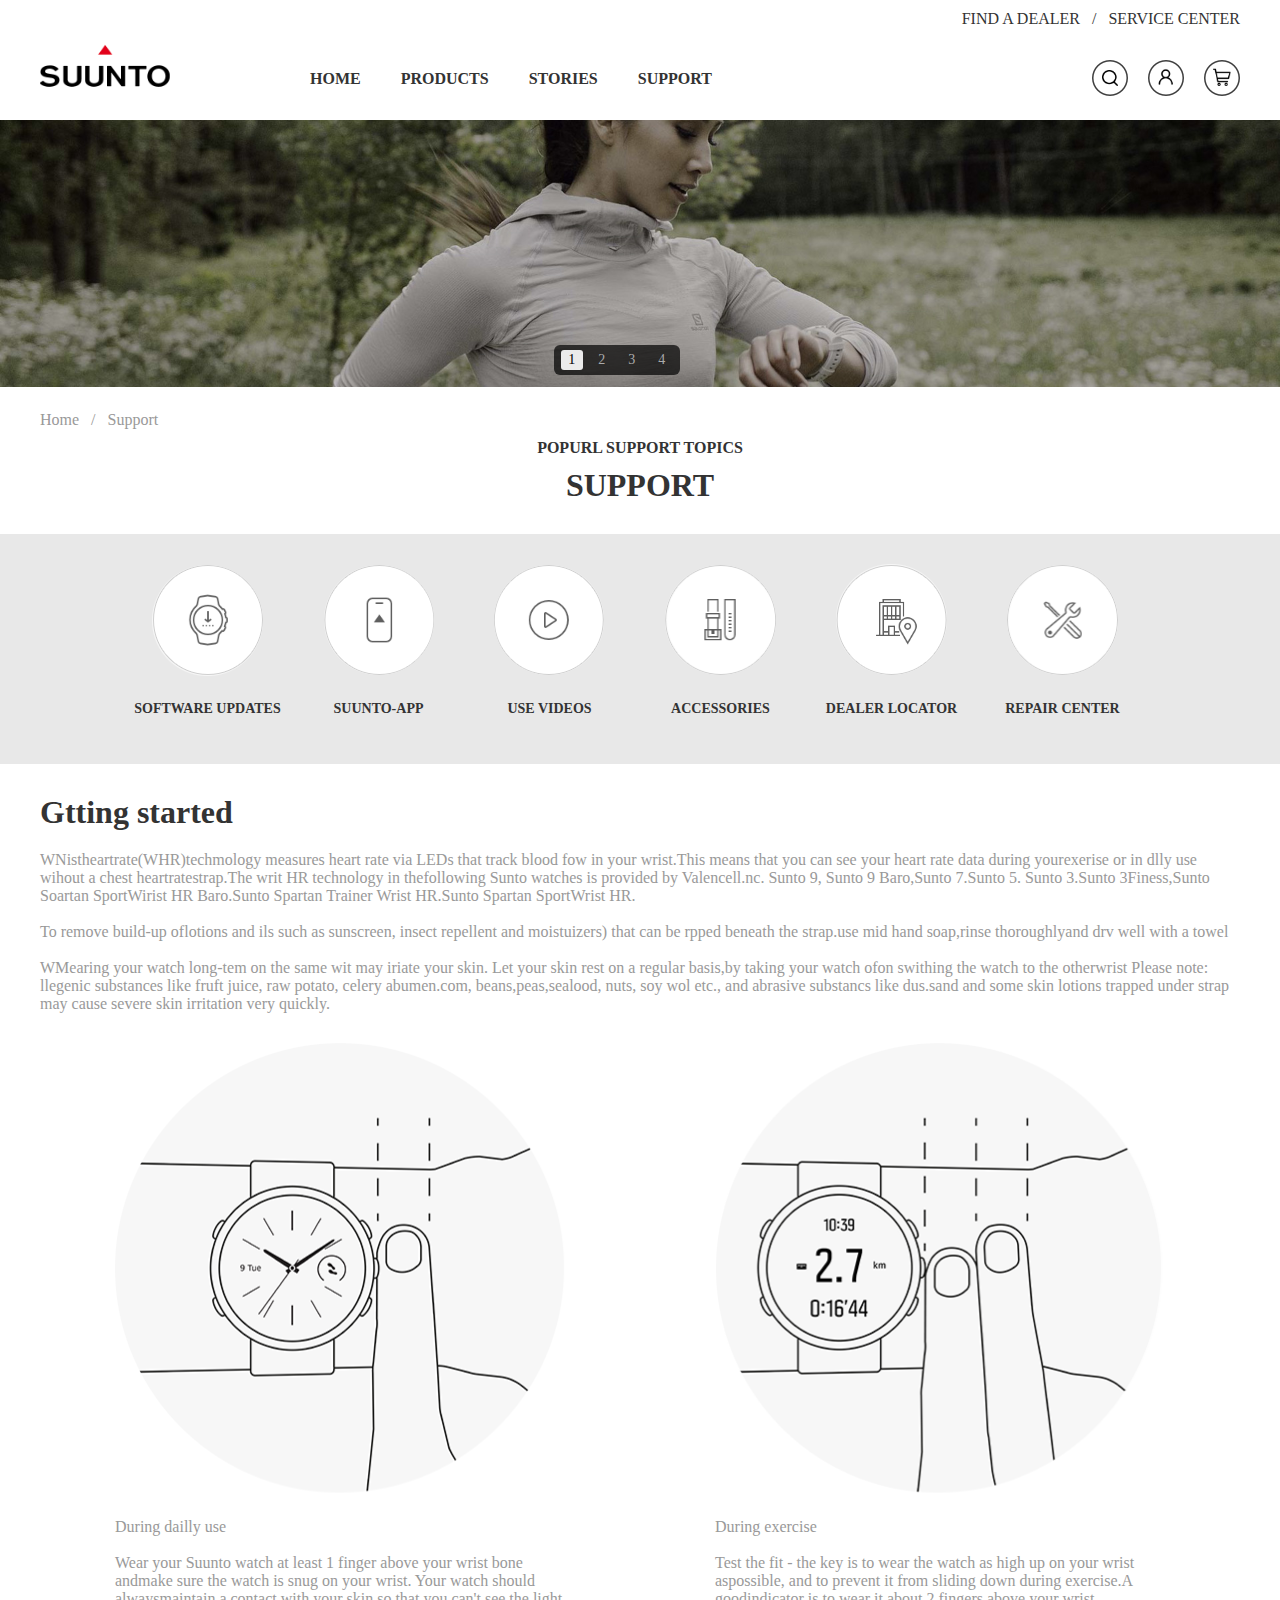
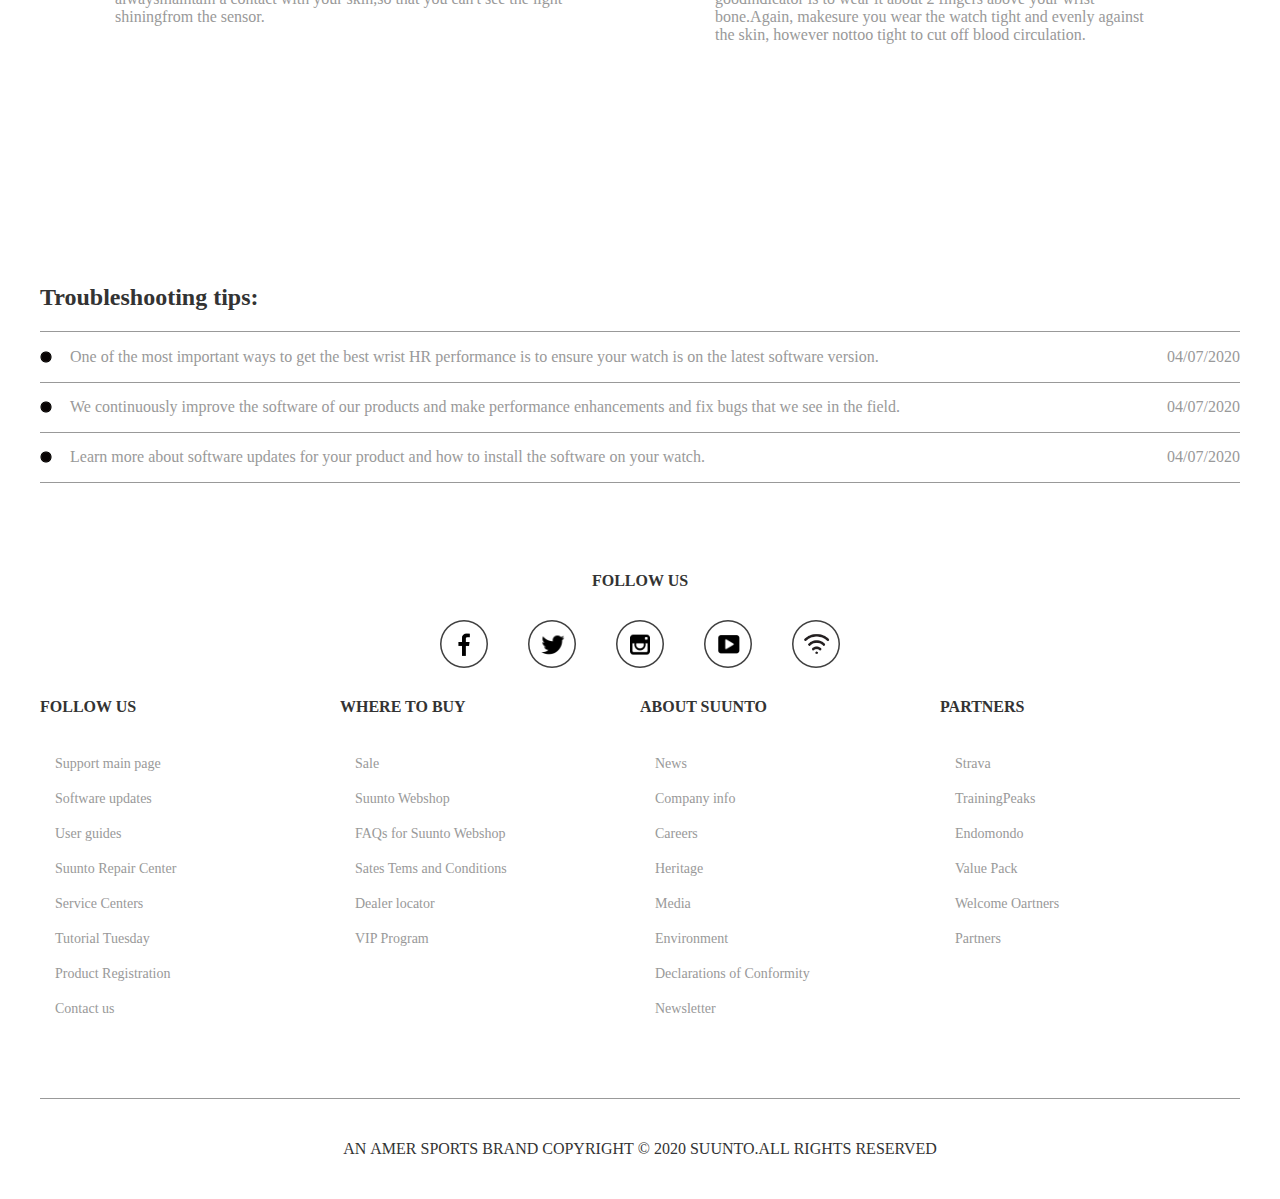
<file: support.html>
<!doctype html>
<html>
<head>
<meta charset="utf-8">
<title>support</title>
<link href="css/support.css" rel="stylesheet" type="text/css">
<!--下拉菜单js-->
<script src="js/jquery.min.js" type="text/javascript"></script>
<script type="text/javascript">
	$(function(){
		$(".nav>li").hover(function(){
			$(this).children('ul').stop(true,true).show(300);
		},function(){
			$(this).children('ul').stop(true,true).hide(300);
		})
	})
</script>
<!--下拉菜单js结束-->

<!--返回顶部js开始-->
<script type="text/javascript" src="js/jquery.1.4.2-min.js"></script>
<!--返回顶部js开始-->
	<!--大图切换js和css-->
<link rel="stylesheet" href="css/lb.css">
<script src="js/lb.js"></script>
<script>
window.onload = function () {
  // 轮播选项
  const options = {
	id: 'lb-1',              // 轮播盒ID
	speed: 600,              // 轮播速度(ms)
	delay: 2000,             // 轮播延迟(ms)
	direction: 'left',       // 图片滑动方向
	moniterKeyEvent: true,   // 是否监听键盘事件
	moniterTouchEvent: true  // 是否监听屏幕滑动事件
  }
  const lb = new Lb(options);
  lb.start();
}
</script>
<!--大图切换js和css结束-->
</head>

<body>
<!--	header-->
<div class="header">
        <div class="link">
            <a href="">FIND A DEALER&nbsp;&nbsp;</a>
            <span>/</span>
            <a href="">&nbsp;&nbsp;SERVICE CENTER</a>
        </div>
        <div class="new">
            <h1></h1>
            <div class="nav01">
                <!--下拉菜单 start-->
                <div class="menu">
                  <ul class="nav">
                    <li><a href="index.html">HOME</a>
                      
                    </li>
                    <li><a href="products.html">PRODUCTS</a>
                      <ul class="sub-nav">
                        <li><a href="#">PRODUCTS-01</a></li>
                        <li><a href="#">PRODUCTS-02</a></li>
                        <li><a href="#">PRODUCTS-03</a></li>
                        <li><a href="#">PRODUCTS-04</a></li>
                      </ul>
                    </li>
                    <li><a href="stories.html">STORIES</a>
                
                    </li>
                    <li><a href="support.html">SUPPORT</a>
                      <ul class="sub-nav">
                        <li><a href="#">SUPPORT-01</a></li>
                        <li><a href="#">SUPPORT-02</a></li>
                      </ul>
                    </li>
              </div>
              <!--下拉菜单 end-->
            </div>
            <div class="icon">
                <a href="" class="ss"></a>
                <a href="sign.html" class="yh"></a>
                <a href="" class="gw"></a>
            </div>
        </div>
    </div>

<!--banner	-->
<!--大图切换js特效-->
    <div class="lb-box" id="lb-1">
    <!-- 轮播内容 -->
    <div class="lb-content">
      <div class="lb-item active">
    	
    	  <a href="#">
   	    <img src="img/support-banner.jpg" width="1920" height="400" alt=""/>  
    	  <!--<span>标题4</span>-->
    	</a>
    		
      </div>
      <div class="lb-item">
    	<a href="#">
    	 <img src="img/support-banner.jpg" width="1920" height="400" alt=""/>  
    	  <!--<span>标题2</span>-->
    	  
    	</a>
      </div>
      <div class="lb-item">
    	<a href="#">
    	 <img src="img/support-banner.jpg" width="1920" height="400" alt=""/>  
    	  <!--<span>标题3</span>-->
    	</a>
      </div>
      <div class="lb-item">
    	<a href="#">
   	    <img src="img/support-banner.jpg" width="1920" height="400" alt=""/>  
    	  <!--<span>标题4</span>-->
    	</a>
      </div>   
    </div>
    <!-- 轮播标志 -->
    <ol class="lb-sign">
      <li class="active">1</li>
      <li>2</li>
      <li>3</li>
      <li>4</li>
    </ol>
    <!-- 轮播控件 -->
    <div class="lb-ctrl left">＜</div>
    <div class="lb-ctrl right">＞</div>
    </div>
    <!--大图切换js特效结束-->
<div class="banner-top"> <a href="#">Home</a> <span>&nbsp;&nbsp;/&nbsp;&nbsp;</span> <a href="#">Support</a>
  <h4>POPURL SUPPORT TOPICS</h4>
  <h1>SUPPORT</h1>
</div>
<div class="banner-link">
  <div class="box">
    <div class="icon01"><a href="https://www.baidu.com/"><img src="img/support-1.png" width="111" height="113" alt=""/></a>
      <p>SOFTWARE UPDATES</p>
    </div>
    <div class="icon02"><a href="#"><img src="img/support-2.png" width="111" height="113" alt=""/></a>
      <p>SUUNTO-APP</p>
    </div>
    <div class="icon03"> <a href="#"><img src="img/support-3.png" width="111" height="113" alt=""/></a>
      <p>USE VIDEOS</p>
    </div>
    <div class="icon04"> <a href="#"><img src="img/support-4.png" width="111" height="113" alt=""/></a>
      <p>ACCESSORIES</p>
    </div>
    <div class="icon05"> <a href="#"><img src="img/support-5.png" width="111" height="113" alt=""/></a>
      <p>DEALER LOCATOR</p>
    </div>
    <div class="icon06 "><a href="#"> <img src="img/support-6.png" width="111" height="113" alt=""/></a>
      <p>REPAIR CENTER</p>
    </div>
  </div>
</div>
<!--nr	-->
<div class="nr01">
  <h1>Gtting started</h1>
  <p>WNistheartrate(WHR)techmology measures heart rate via LEDs that track blood fow in your wrist.This means that you can see your heart rate data during yourexerise or in dlly use wihout a chest heartratestrap.The writ HR technology in thefollowing Sunto watches is provided by Valencell.nc. Sunto 9, Sunto 9 Baro,Sunto 7.Sunto 5. Sunto 3.Sunto 3Finess,Sunto Soartan SportWirist HR Baro.Sunto Spartan Trainer Wrist HR.Sunto Spartan SportWrist HR. <br>
    <br>
    To remove build-up oflotions and ils such as sunscreen, insect repellent and moistuizers) that can be rpped beneath the strap.use mid hand soap,rinse thoroughlyand drv well with a towel <br>
    <br>
    WMearing your watch long-tem on the same wit may iriate your skin. Let your skin rest on a regular basis,by taking your watch ofon swithing the watch to the otherwrist Please note: llegenic substances like fruft juice, raw potato, celery abumen.com, beans,peas,sealood, nuts, soy wol etc., and abrasive substancs like dus.sand and some skin lotions trapped under strap may cause severe skin irritation very quickly. </p>
  <div class="box01">
    <img src="img/support-7.png" width="450" height="451" alt=""/>
<p>During dailly use <br>
      <br>
      Wear your Suunto watch at least 1 finger above your wrist bone andmake sure the watch is snug on your wrist. Your watch should alwaysmaintain a contact with your skin,so that you can't see the light shiningfrom the sensor. </p>
  </div>
  <div class="box02">
    <img src="img/support-8.png" width="450" height="451" alt=""/>
<p>During exercise <br>
      <br>
      Test the fit - the key is to wear the watch as high up on your wrist aspossible, and to prevent it from sliding down during exercise.A goodindicator is to wear it about 2 fingers above your wrist bone.Again, makesure you wear the watch tight and evenly against the skin, however nottoo tight to cut off blood circulation. </p>
  </div>
</div>

<!--new	-->
<div class="news">
  	<h2>Troubleshooting tips:</h2>
	<ul>
	  <li>
		  <a href="#">
			<span class="nr">One of the most important ways to get the best wrist HR performance is to ensure your watch is on the latest software version.
			</span>
			<span class="date">
			04/07/2020
			</span>
	    </a>
      </li>
		<li>
		  <a href="#">
			 <span class="nr">We continuously improve the software of our products and make performance enhancements and fix bugs that we see in the field.
			 </span>
			<span class="date">04/07/2020</span>
		  </a>
	  </li> 
		<li>
		  <a href="#">
			 <span class="nr">Learn more about software updates for your product and how to install the software on your watch.
			 </span>
			<span class="date">04/07/2020</span>
		  </a>
	  </li> 
    </ul>
  </div>

<div class="footer">
  <h4>FOLLOW US</h4>
  <div class="icon"> <a class="a" href="#"></a> <a href="#" class="b"></a> <a href="#" class="c"></a> <a href="#" class="d"></a> <a href="#" class="e"></a> </div>
  <div class="box">
    <div class="link01">
      <p>FOLLOW US</p>
      <a href="#">Support main page</a> <a href="#">Software updates</a> <a href="#">User guides</a> <a href="#">Suunto Repair Center</a> <a href="#">Service Centers</a> <a href="#">Tutorial Tuesday</a> <a href="#">Product Registration</a> <a href="#">Contact us</a> </div>
    <div class="link02">
      <p>WHERE TO BUY</p>
      <a href="#">Sale</a> <a href="#">Suunto Webshop</a> <a href="#">FAQs for Suunto Webshop</a> <a href="#">Sates Tems and Conditions</a> <a href="#">Dealer locator</a> <a href="#">VIP Program</a> </div>
    <div class="link03">
      <p>ABOUT SUUNTO</p>
      <a href="#">News</a> <a href="#">Company info</a> <a href="#">Careers</a> <a href="#">Heritage</a> <a href="#">Media</a> <a href="#">Environment</a> <a href="#">Declarations of Conformity</a> <a href="#">Newsletter</a> </div>
    <div class="link04">
      <p>PARTNERS</p>
      <a href="#">Strava</a> <a href="#">TrainingPeaks</a> <a href="#">Endomondo</a> <a href="#">Value Pack</a> <a href="#">Welcome Oartners</a> <a href="#">Partners</a> </div>
  </div>
</div>
	<!-- bq -->
<footer> <a href="">AN&nbsp;AMER&nbsp;SPORTS&nbsp;BRAND&nbsp;COPYRIGHT&nbsp;©&nbsp;2020&nbsp;SUUNTO.ALL&nbsp;RIGHTS&nbsp;RESERVED</a> </footer>
	
	<!--返回顶部开始-->
	<script type="text/javascript" src="js/scrolltopcontrol.js"></script>
	<!--返回顶部结束-->
</body>
</html>
</file>
<file: css/index.css>
@charset "utf-8";
/* CSS Document */
body,div,p,img,ul,li,h1,h2,h3,h4,h5,h6{margin: 0;padding: 0;border: 0;}
ul,li{list-style-type: none;}
a{text-decoration: none;color: #333;}
body{font-size: 16px;font-family: Aria;color: #333;}

/* header */
.header{width: 1200px;height: 120px;margin-left: auto;margin-right: auto;position: relative;}
    .header .link{width: 291px;height: auto;position: absolute;top: 10px;right: 0px;text-align: right;}
    .header .link a{color: #333;}
.header .link a:hover{color: #f00;}
    .header .new{width: 1200px;height: auto;position: absolute;top: 40px;}
    .header h1{width: 130px;height: 50px;background: url(../img/logo.png) no-repeat center center;}
    
    
.header .new .nav01{width: 480px;height: 31px;position: absolute;left: 250px;top: 20px; z-index: 9999;}
/*下拉菜单css*/
.nav *{text-decoration:none;font-size:16px;}
.nav * a:hover{border-bottom: 3px solid #f00;}
.menu{list-style:none;height:40px;width:480px;}
.nav{list-style:none;height:40px;width:480px;margin:0 auto;}
.nav li{float:left;position:relative;}
.nav li a{color:#333;height:38px;line-height:38px;font-weight:bold;padding:0 20px;blr:expression(this.onFocus=this.close());blr:expression(this.onFocus=this.blur());display:inline-block;}
.nav li a:focus{-moz-outline-style: none; }
.nav li .sub-nav{position:absolute;top:39px;left:-1px;list-style:none;background-color:#eee;display:none;}
.nav li .sub-nav li{text-align:center;clear:left;width:160px;height:50px;line-height:50px;position:relative;}
.nav li .sub-nav li a{height:50px;line-height:50px;width:160px;padding:0;display:inline-block;}
/*下拉菜单css结束*/

    .header .new .icon{width: auto;height: 36px;;position: absolute;right: 0;top: 20px;}
    .header .new .icon a{width: 36px;height: 36px;display: block;float: left;}

    .header .new .icon .ss{background: url(../img/icon-search.png) no-repeat center center;}
    .header .new .icon .ss:hover{background: url("../img/icon-search-hover.png") no-repeat center center;}
    .header .new .icon .yh{background: url(../img/icon-user.png) no-repeat center center;padding-left: 20px;padding-right: 20px;}
    .header .new .icon .yh:hover{background: url("../img/icon-user-hover.png") no-repeat center center;}
    .header .new .icon .gw{background: url(../img/icon-shopping.png) no-repeat center center;}
    .header .new .icon .gw:hover{background: url("../img/icon-shopping-hover.png") no-repeat center center;}

    

.ggt{width: auto;height: 50px;background: #333;text-align: center;}
.ggt a{line-height: 50px;color: #eee;font-size: 14px;}
.ggt a:hover{color: #f00;}
.ggt span{color: #eee;}



/*banner01*/
.banner01 {width: 1200px;height: 550px;margin: auto;position: relative;}
.banner01 h4{position: relative;color:#333;text-align: center;top: 30px;}
.banner01 h1{position: relative;color:#333;text-align: center;top: 40px;}

.banner01 .sb01{position: relative;width: 270px;height: 300px;top: 80px;float: left;}
.banner01 .sb01 h3{text-align: center;color: #333;}
.banner01 .sb01 a{display: block; width: 200px;height: 40px;background: #fff;border-radius: 60px;margin: auto;line-height: 40px;color: #333;text-align: center;border: 1px solid #333;}
.banner01 .sb01 a:hover{background: #f00;border: none;color: #eee;}
.banner01 .sb02{position: relative;width: 270px;height: 300px;top: 80px;float: left;margin-left: 195px;}
.banner01 .sb02 h3{text-align: center;color: #333;}
.banner01 .sb02 a{display: block; width: 200px;height: 40px;background: #fff;border-radius: 60px;margin: auto;line-height: 40px;color: #333;text-align: center;border: 1px solid #333;}
.banner01 .sb02 a:hover{background: #f00;border: none;color: #eee;}
.banner01 .sb03{position: relative;width: 270px;height: 300px;top: 80px;float: left;margin-left: 195px;}
.banner01 .sb03 h3{text-align: center;color: #333;}
.banner01 .sb03 a{display: block; width: 200px;height: 40px;background: #fff;border-radius: 60px;margin: auto;line-height: 40px;color: #333;text-align: center;border: 1px solid #333;}
.banner01 .sb03 a:hover{background: #f00;border: none;color: #eee;}

/*banner02*/
.banner02{width: auto;height: auto;background: #e8e8e8;}
.banner02 .box{width: 1220px;height: auto;margin-left: auto;margin-right: auto;}
.banner02 .box h4{text-align: center;color: #333;padding-top: 40px;}
.banner02 .box h1{text-align: center;color: #333;padding-top: 10px;}
.banner02 .box img{padding-top: 30px;width: 1200; height: 400;}
.banner02 .box .nr{width: 1200px;height: 100px;padding-top: 20px;}
.banner02 .box .nr span{width: 94px;font-weight: bold;float: left;}
.banner02 .box .nr p{width: 750px;height: 100px; float: left;margin-left: 50px;color: #999999;}
.banner02 .box .nr a{float: right;display: block; width: 200px;height: 40px;background: #fff;border-radius: 60px;margin: auto;line-height: 40px;color: #333;text-align: center;border: 1px solid #333;}
.banner02 .box .nr a:hover{background: #f00;border: none;color: #eee;}

/*banner03*/
.banner03{width: 1220px;height: 1020px;margin-left: auto;margin-right: auto;}
.banner03 h4{color: #333;text-align: center;padding-top: 40px;}
.banner03 h1{color: #333;text-align: center;padding-top: 10px;}
.banner03 .box{width: 1220px;height: 800px;padding-top: 20px;}

.banner03 .box .box1{width: 390px;height: 400px;float: left;}
.banner03 .box .box1 .img{width: 390px;height: 260px;background: url("../img/stories1.jpg") no-repeat center center;}
.banner03 .box .box1 h4{float: left;color: #333;padding-top: 10px;}
.banner03 .box .box1 .a{width: 390px;height: 50px;padding-top: 70px;}
.banner03 .box .box1 .a a{color: #999;font-size: 14px;}
.banner03 .box .box1 .a a:hover{color: #f00;}
.banner03 .box .box1 .a span{color: #999;}

.banner03 .box .box2{width: 390px;height: 400px;float: left;margin-left: 20px;}
.banner03 .box .box2 .img{width: 390px;height: 260px;background: url("../img/stories2.jpg") no-repeat center center;}
.banner03 .box .box2 h4{float: left;color: #333;padding-top: 10px;}
.banner03 .box .box2 .a{width: 390px;height: 50px;padding-top: 70px;}
.banner03 .box .box2 .a a{color: #999;font-size: 14px;}
.banner03 .box .box2 .a a:hover{color: #f00;}
.banner03 .box .box2 .a span{color: #999;}

.banner03 .box .box3{width: 390px;height: 400px;float: left;margin-left: 20px;}
.banner03 .box .box3 .img{width: 390px;height: 260px;background: url("../img/stories3.jpg") no-repeat center center;}
.banner03 .box .box3 h4{float: left;color: #333;padding-top: 10px;}
.banner03 .box .box3 .a{width: 390px;height: 50px;padding-top: 70px;}
.banner03 .box .box3 .a a{color: #999;font-size: 14px;}
.banner03 .box .box3 .a a:hover{color: #f00;}
.banner03 .box .box3 .a span{color: #999;}

.banner03 .box .box4{width: 390px;height: 400px;float: left;}
.banner03 .box .box4 .img{width: 390px;height: 260px;background: url("../img/stories4.jpg") no-repeat center center;}
.banner03 .box .box4 h4{float: left;color: #333;padding-top: 10px;}
.banner03 .box .box4 .a{width: 390px;height: 50px;padding-top: 70px;}
.banner03 .box .box4 .a a{color: #999;font-size: 14px;}
.banner03 .box .box4 .a a:hover{color: #f00;}
.banner03 .box .box4 .a span{color: #999;}

.banner03 .box .box5{width: 390px;height: 400px;float: left;margin-left: 20px;}
.banner03 .box .box5 .img{width: 390px;height: 260px;background: url("../img/stories5.jpg") no-repeat center center;}
.banner03 .box .box5 h4{float: left;color: #333;padding-top: 10px;}
.banner03 .box .box5 .a{width: 390px;height: 50px;padding-top: 70px;}
.banner03 .box .box5 .a a{color: #999;font-size: 14px;}
.banner03 .box .box5 .a a:hover{color: #f00;}
.banner03 .box .box5 .a span{color: #999;}

.banner03 .box .box6{width: 390px;height: 400px;float: left;margin-left: 20px;}
.banner03 .box .box6 .img{width: 390px;height: 260px;background: url("../img/stories6.jpg") no-repeat center center;}
.banner03 .box .box6 h4{float: left;color: #333;padding-top: 10px;}
.banner03 .box .box6 .a{width: 390px;height: 50px;padding-top: 70px;}
.banner03 .box .box6 .a a{color: #999;font-size: 14px;}
.banner03 .box .box6 .a a:hover{color: #f00;}
.banner03 .box .box6 .a span{color: #999;}

.banner03 .link{display: block;width: 200px;height: 40px;background: #fff;border-radius: 60px;margin: auto;line-height: 40px;color: #333;text-align: center;border: 1px solid #333;}
.banner03 .link:hover{background: #f00;border: none;color: #eee;}

/*brand*/
.brand{width: auto;height: auto;background: #e8e8e8;}
.brand .box{width: 1200px;height: 500px;margin-left: auto;margin-right: auto;}
.brand h4{text-align: center;color: #333;padding-top: 40px;}
.brand h1{text-align: center;color: #333;padding-top: 10px;}
.brand .nr{width: 1200px;height: 380px;}
.brand .nr img{width: 380px;height: 380px;float: left;display: block;}
.brand .nr p{width: 700px;float: right;padding-top: 80px;}

/*ggt01*/
.ggt01{width: auto;height: 350px;margin-left: auto;margin-right: auto;background: url("../img/ad-bottom.png") no-repeat center center;}
.ggt01 h1{text-align: center;color: #fff;padding-top: 115px;}
.ggt01 p{text-align: center;color: #e8e8e8;padding-top: 20px;}
.ggt01 a{display: block;width: 200px;height: 40px;background: #fff;border-radius: 60px;margin: auto;line-height: 40px;color: #333;text-align: center;border: 1px solid #333;margin-top: 20px;}
.ggt01 a:hover{background: #f00;border: none;color: #eee;}

/*footer*/
.footer{width: 1200px;height: auto;margin-left: auto;margin-right: auto;}
.footer h4{text-align: center;color: #333;padding-top: 60px;}
.footer .icon{width: 440px;height: 108px;margin-left: auto;margin-right: auto;}
.footer .icon a{display: block;width: 48px;height: 48px;}
.footer .icon a{width: 48px;height: 48px;float: left;padding: 30px 20px 30px 20px;}
.footer .icon .a{background: url("../img/share01.png") no-repeat center center;}
.footer .icon .a:hover{background: url("../img/share01-hover.png") no-repeat center center;transform: scale(1.25);}
.footer .icon .b{background: url("../img/share02.png") no-repeat center center;}
.footer .icon .b:hover{background: url("../img/share02-hover.png") no-repeat center center;transform: scale(1.25);}
.footer .icon .c{background: url("../img/share03.png") no-repeat center center;}
.footer .icon .c:hover{background: url("../img/share03-hover.png") no-repeat center center;transform: scale(1.25);}
.footer .icon .d{background: url("../img/share04.png") no-repeat center center;}
.footer .icon .d:hover{background: url("../img/share04-hover.png") no-repeat center center;transform: scale(1.25);}
.footer .icon .e{background: url("../img/share05.png") no-repeat center center;}
.footer .icon .e:hover{background: url("../img/share05-hover.png") no-repeat center center;transform: scale(1.25);}

/*首行缩进：text-indent*/
.footer .box{width: 1200px;height: 400px;border-bottom: 1px solid #999;}
.footer .box div a:hover{color: #f00;background: url(../img/red-dot.png) no-repeat left center;}
.footer .box .link01{width: 300px;height: 400px;float: left;}
.footer .box .link01 p{color: #333;font-weight: bold;padding-bottom: 30px;}
.footer .box .link01 a{display: block;color: #999;line-height: 35px;font-size: 14px;text-indent: 15px;}

.footer .box .link02{width: 300px;height: 400px;float: left;}
.footer .box .link02 p{color: #333;font-weight: bold;padding-bottom: 30px;}
.footer .box .link02 a{display: block;color: #999;line-height: 35px;font-size: 14px;text-indent: 15px;}


.footer .box .link03{width: 300px;height: 400px;float: left;}
.footer .box .link03 p{color: #333;font-weight: bold;padding-bottom: 30px;}
.footer .box .link03 a{display: block;color: #999;line-height: 35px;font-size: 14px;text-indent: 15px;}

.footer .box .link04{width: 300px;height: 400px;float: left;}
.footer .box .link04 p{color: #333;font-weight: bold;padding-bottom: 30px;}
.footer .box .link04 a{display: block;color: #999;line-height: 35px;font-size: 14px;text-indent: 15px;}

/*bq*/
footer{width: auto;height: 100px;background: #fff;text-align: center;}
footer a{line-height: 100px;color: #333;}
</file>
<file: css/lb.css>
.lb-box {
  width: 100%;
  height: auto;
  margin: 0px auto;
  position: relative;
  overflow: hidden;
  z-index: 999;
}
/* .lb-box01 {
  width: 100%;
  height: 400px;
  margin: 0px auto;
  position: relative;
  overflow: hidden;
} */
@media (max-width:568px) {
  .lb-box {
    width: 100%;
    height: 220px;
  }
}
@media (max-width:568px) {
  .lb-box01 {
    width: 76%;
    height: 220px;
  }
}

.lb-content {
  width: 100%;  
  height: 100%;
}

.lb-item {
  width: 100%;  
  height: 100%;
  display: none;
  position: relative;   
}

.lb-item .Buy{position: absolute;display: block;width: 240px;height: 50px;background-color: #f00;color: #fff;border-radius: 25px;text-align: center;line-height: 50px;top: 360px;left: 18%;}

.lb-item > a {
  width: 100%;
  height: 100%;
  display: block;
}

.lb-item > a > img {
  width: 100%;
  height: 100%;
}

.lb-item > a > span {
  width: 100%;
  display: block;
  position: absolute;
  bottom: 0px;
  padding: 15px;
  color: #fff;
  background-color: rgba(0,0,0,0.7);
}
@media (max-width:568px) {
  .lb-item > a > span {
    padding: 10px;
  }
}

.lb-item.active {
  display: block;
  left: 0%;
}
.lb-item.active.left {
  left: -100%;
}
.lb-item.active.right {
  left: 100%;
}

/*  */
.lb-item.next,
.lb-item.prev {
  display: block;
  position: absolute;
  top: 0px;
}
.lb-item.next {
  left: 100%;
}
.lb-item.prev {
  left: -100%;
}
.lb-item.next.left,
.lb-item.prev.right {
  left: 0%;
}

.lb-sign {
  position: absolute;
  right: 46.9%;
  bottom: 0px;
  padding: 5px 3px;
  border-radius: 6px;
  list-style: none;
  user-select: none;
  background-color: rgba(0,0,0,0.7);
}

.lb-sign li {
  width: 22px;
  height: 20px;
  font-size: 14px;
  font-weight: 500;
  line-height: 20px;
  text-align: center;
  float: left;
  color: #aaa;
  margin: auto 4px;
  border-radius: 3px;
  cursor: pointer;
}
.lb-sign li:hover {
  color: #fff;
}
.lb-sign li.active {
  color: #000;
  background-color: #EBEBEB;
}

.lb-ctrl {
  position: absolute;
  top: 50%;
  transform: translateY(-50%);
  font-size: 50px;
  font-weight: normal;
  user-select: none;
  background-color: rgba(0,0,0,0.7);
  color: #fff;
  border-radius: 5px;
  cursor: pointer;
  transition: all 0.1s linear;
}
@media (max-width:568px) {
  .lb-ctrl {
    font-size: 30px;
  }
}
.lb-ctrl.left {
  left: -50px;
}
.lb-ctrl.right {
  right: -50px;
}
.lb-box:hover .lb-ctrl.left {
  left: 10px;
}
.lb-box:hover .lb-ctrl.right {
  right: 10px;
}

.lb-box01:hover .lb-ctrl.left {
  left: 10px;
}
.lb-box01:hover .lb-ctrl.right {
  right: 10px;
}
.lb-ctrl:hover {
  background-color: #000;
}
</file>
<file: css/products.css>
@charset "utf-8";
/* CSS Document */
body,div,p,img,ul,li,h1,h2,h3,h4,h5,h6{margin: 0;padding: 0;border: 0;}
ul,li{list-style-type: none;}
a{text-decoration: none;color: #333;}
body{font-size: 16px;font-family: Aria;color: #333;}

/* header */
.header{width: 1200px;height: 120px;margin-left: auto;margin-right: auto;position: relative;}
    .header .link{width: 291px;height: auto;position: absolute;top: 10px;right: 0px;text-align: right;}
    .header .link a{color: #333;}
.header .link a:hover{color: #f00;}
    .header .new{width: 1200px;height: auto;position: absolute;top: 40px;}
    .header h1{width: 130px;height: 50px;background: url(../img/logo.png) no-repeat center center;}
    
    .header .new .nav-01{width: 480px;height: 31px;position: absolute;left: 250px;top: 20px; z-index: 9999;}
        /*下拉菜单css*/
    .nav *{text-decoration:none;font-size:16px;}
    .nav * a:hover{border-bottom: 3px solid #f00;}
    .menu{list-style:none;height:40px;width:480px;}
    .nav{list-style:none;height:40px;width:480px;margin:0 auto;}
    .nav li{float:left;position:relative;}
    .nav li a{color:#333;height:38px;line-height:38px;font-weight:bold;padding:0 20px;blr:expression(this.onFocus=this.close());blr:expression(this.onFocus=this.blur());display:inline-block;}
    .nav li a:focus{-moz-outline-style: none; }
    .nav li .sub-nav{position:absolute;top:39px;left:-1px;list-style:none;background-color:#eee;display:none;}
    .nav li .sub-nav li{text-align:center;clear:left;width:160px;height:50px;line-height:50px;position:relative;}
    .nav li .sub-nav li a{height:50px;line-height:50px;width:160px;padding:0;display:inline-block;}
    /*下拉菜单css结束*/

    .header .new .icon{width: auto;height: 36px;;position: absolute;right: 0;top: 20px;}
    .header .new .icon a{width: 36px;height: 36px;display: block;float: left;}

    .header .new .icon .ss{background: url(../img/icon-search.png) no-repeat center center;}
    .header .new .icon .ss:hover{background: url("../img/icon-search-hover.png") no-repeat center center;}
    .header .new .icon .yh{background: url(../img/icon-user.png) no-repeat center center;padding-left: 20px;padding-right: 20px;}
    .header .new .icon .yh:hover{background: url("../img/icon-user-hover.png") no-repeat center center;}
    .header .new .icon .gw{background: url(../img/icon-shopping.png) no-repeat center center;}
    .header .new .icon .gw:hover{background: url("../img/icon-shopping-hover.png") no-repeat center center;}

/*banner-ggt*/
.banner-ggt{width: auto;height: 400px;background: url("../img/products_02.jpg") no-repeat center center;}

/*banner-nr*/
.banner-nr{width: 1200px;height: 1560px;background: #fff;margin: 0 auto;position: relative;padding-top: 20px;border-bottom: 1px solid #999;}
.banner-nr .link01,.banner-nr span{color: #999;}
.banner-nr .link01:hover{color: #f00;}
.banner-nr h4,.banner-nr h1{text-align: center;padding: 10px 0;}


/*nav01*/
.nav01{width: 160px;height: auto;position: absolute;left: -160px;}
.nav01 li a{display: block;padding-left:20px;width: 105px;font-weight: bold;margin-top: 30px;}
.nav01 li a:hover{color: #f00;border-left: 5px solid #f00;padding-left: 15px;}


/*box01*/
.banner-nr .box01{width: 220px;height: 630px;background: #fff;margin: 50px 40px 20px 40px;float: left;}
.banner-nr .box01 h3,.banner-nr .box01 p{text-align:center;}
.banner-nr .box01 p{font-size: 14px;}
.banner-nr .box01 .anniu{display: block;width: 210px;height: 50px;background: #fff;border-radius: 50px;line-height: 50px;text-align: center;border: 1px solid #333;margin: 0 auto;margin-top: 30px;}
.banner-nr .box01 .anniu:hover{background: #f00;border: none;color: #fff;}

/*footer*/
.footer{width: 1200px;height: auto;margin-left: auto;margin-right: auto;}
.footer h4{text-align: center;color: #333;padding-top: 60px;}
.footer .icon{width: 440px;height: 108px;margin-left: auto;margin-right: auto;}
.footer .icon a{display: block;width: 48px;height: 48px;}
.footer .icon a{width: 48px;height: 48px;float: left;padding: 30px 20px 30px 20px;}
.footer .icon .a{background: url("../img/share01.png") no-repeat center center;}
.footer .icon .a:hover{background: url("../img/share01-hover.png") no-repeat center center;transform: scale(1.25);}
.footer .icon .b{background: url("../img/share02.png") no-repeat center center;}
.footer .icon .b:hover{background: url("../img/share02-hover.png") no-repeat center center;transform: scale(1.25);}
.footer .icon .c{background: url("../img/share03.png") no-repeat center center;}
.footer .icon .c:hover{background: url("../img/share03-hover.png") no-repeat center center;transform: scale(1.25);}
.footer .icon .d{background: url("../img/share04.png") no-repeat center center;}
.footer .icon .d:hover{background: url("../img/share04-hover.png") no-repeat center center;transform: scale(1.25);}
.footer .icon .e{background: url("../img/share05.png") no-repeat center center;}
.footer .icon .e:hover{background: url("../img/share05-hover.png") no-repeat center center;transform: scale(1.25);}

/*首行缩进：text-indent*/
.footer .box{width: 1200px;height: 400px;border-bottom: 1px solid #999;}
.footer .box div a:hover{color: #f00;background: url(../img/red-dot.png) no-repeat left center;}
.footer .box .link01{width: 300px;height: 400px;float: left;}
.footer .box .link01 p{color: #333;font-weight: bold;padding-bottom: 30px;}
.footer .box .link01 a{display: block;color: #999;line-height: 35px;font-size: 14px;text-indent: 15px;}

.footer .box .link02{width: 300px;height: 400px;float: left;}
.footer .box .link02 p{color: #333;font-weight: bold;padding-bottom: 30px;}
.footer .box .link02 a{display: block;color: #999;line-height: 35px;font-size: 14px;text-indent: 15px;}


.footer .box .link03{width: 300px;height: 400px;float: left;}
.footer .box .link03 p{color: #333;font-weight: bold;padding-bottom: 30px;}
.footer .box .link03 a{display: block;color: #999;line-height: 35px;font-size: 14px;text-indent: 15px;}

.footer .box .link04{width: 300px;height: 400px;float: left;}
.footer .box .link04 p{color: #333;font-weight: bold;padding-bottom: 30px;}
.footer .box .link04 a{display: block;color: #999;line-height: 35px;font-size: 14px;text-indent: 15px;}

/*bq*/
footer{width: auto;height: 100px;background: #fff;text-align: center;}
footer a{line-height: 100px;color: #333;}
</file>
<file: css/sign.css>
@charset "utf-8";
/* CSS Document */
body,div,p,img,ul,li,h1,h2,h3,h4,h5,h6{margin: 0;padding: 0;border: 0;}
ul,li{list-style-type: none;}
a{text-decoration: none;color: #333;}
body{font-size: 16px;font-family: Aria;color: #333;}

/* header */
.header{width: 1200px;height: 120px;margin-left: auto;margin-right: auto;position: relative;}
    .header .link{width: 291px;height: auto;position: absolute;top: 10px;right: 0px;text-align: right;}
    .header .link a{color: #333;}
.header .link a:hover{color: #f00;}
    .header .new{width: 1200px;height: auto;position: absolute;top: 40px;}
    .header h1{width: 130px;height: 50px;background: url(../img/logo.png) no-repeat center center;}
    
    .header .new .nav01{width: 480px;height: 31px;position: absolute;left: 250px;top: 20px; z-index: 9999;}
        /*下拉菜单css*/
    .nav *{text-decoration:none;font-size:16px;}
    .nav * a:hover{border-bottom: 3px solid #f00;}
    .menu{list-style:none;height:40px;width:480px;}
    .nav{list-style:none;height:40px;width:480px;margin:0 auto;}
    .nav li{float:left;position:relative;}
    .nav li a{color:#333;height:38px;line-height:38px;font-weight:bold;padding:0 20px;blr:expression(this.onFocus=this.close());blr:expression(this.onFocus=this.blur());display:inline-block;}
    .nav li a:focus{-moz-outline-style: none; }
    .nav li .sub-nav{position:absolute;top:39px;left:-1px;list-style:none;background-color:#eee;display:none;}
    .nav li .sub-nav li{text-align:center;clear:left;width:160px;height:50px;line-height:50px;position:relative;}
    .nav li .sub-nav li a{height:50px;line-height:50px;width:160px;padding:0;display:inline-block;}
    /*下拉菜单css结束*/

    .header .new .icon{width: auto;height: 36px;;position: absolute;right: 0;top: 20px;}
    .header .new .icon a{width: 36px;height: 36px;display: block;float: left;}

    .header .new .icon .ss{background: url(../img/icon-search.png) no-repeat center center;}
    .header .new .icon .ss:hover{background: url("../img/icon-search-hover.png") no-repeat center center;}
    .header .new .icon .yh{background: url(../img/icon-user.png) no-repeat center center;padding-left: 20px;padding-right: 20px;}
    .header .new .icon .yh:hover{background: url("../img/icon-user-hover.png") no-repeat center center;}
    .header .new .icon .gw{background: url(../img/icon-shopping.png) no-repeat center center;}
    .header .new .icon .gw:hover{background: url("../img/icon-shopping-hover.png") no-repeat center center;}

    

/* banner */
.banner{width:auto;height:400px;background: url(../img/banner05.jpg) no-repeat center center;}


.main{width: auto;height: 780px;margin:0 auto;background: #e8e8e8;}
.main .box{width: 1200px;height: 700px;background-color: #e8e8e8;margin: 0 auto;}

.main .box .link{padding: 20px 0;}
.main .box .link a{color: #a4a4a4;}
.main .box .link a:hover{color: #ff0000;}
.main .box .link span{color: #a4a4a4;}

.main .box h2{text-align: center;margin-bottom: 20px;color: #333;}
.main .box .nr{width: 1200px;height: 580px;}
.main .box .nr .nr01{width: 375px;height: 580px;background: #fff;float: left;}
.main .box .nr .nr01 h3{margin:20px 0 20px 20px;color: #333;}
.main .box .nr .nr01 p{margin: 20px 20px 0 20px;line-height: 30px;color: #999;}
.main .box .nr .nr02{width: 375px;height: 580px;background: #fff;float: left;margin-left: 37.5px;}
.main .box .nr .nr02 h3{margin:20px 0 20px 20px;color: #333;}
.main .box .nr .nr02 p{margin: 20px 20px 0 20px;line-height: 30px;color: #999;}
.main .box .nr .nr03{width: 375px;height: 580px;background: #fff;float: left;margin-left: 37.5px;}
.main .box .nr .nr03 h3{margin:20px 0 20px 20px;color: #333;}
.main .box .nr .nr03 p{margin: 20px 20px 0 20px;line-height: 30px;color: #999;}

/* footer */
footer{width: auto;height: 100px;background: #fff;text-align: center;}
footer a{line-height: 100px;color: #333;}
</file>
<file: css/stories.css>
@charset "utf-8";
/* CSS Document */
body,div,p,img,ul,li,h1,h2,h3,h4,h5,h6{margin: 0;padding: 0;border: 0;}
ul,li{list-style-type: none;}
a{text-decoration: none;color: #333;}
body{font-size: 16px;font-family: Aria;color: #333;}

/* header */
.header{width: 1200px;height: 120px;margin-left: auto;margin-right: auto;position: relative;}
    .header .link{width: 291px;height: auto;position: absolute;top: 10px;right: 0px;text-align: right;}
    .header .link a:hover{color: #f00;}
    .header .new{width: 1200px;height: auto;position: absolute;top: 40px;}
    .header h1{width: 130px;height: 50px;background: url(../img/logo.png) no-repeat center center;}
    
    
.header .new .nav01{width: 480px;height: 31px;position: absolute;left: 250px;top: 20px; z-index: 9999;}
/*下拉菜单css*/
.nav *{text-decoration:none;font-size:16px;}
.nav * a:hover{border-bottom: 3px solid #f00;}
.menu{list-style:none;height:40px;width:480px;}
.nav{list-style:none;height:40px;width:480px;margin:0 auto;}
.nav li{float:left;position:relative;}
.nav li a{color:#333;height:38px;line-height:38px;font-weight:bold;padding:0 20px;blr:expression(this.onFocus=this.close());blr:expression(this.onFocus=this.blur());display:inline-block;}
/* .nav li a:focus{-moz-outline-style: none; } */
.nav li .sub-nav{position:absolute;top:39px;left:-1px;list-style:none;background-color:#eee;display:none;}
.nav li .sub-nav li{text-align:center;clear:left;width:160px;height:50px;line-height:50px;position:relative;}
.nav li .sub-nav li a{height:50px;line-height:50px;width:160px;padding:0;display:inline-block;}
/*下拉菜单css结束*/

    .header .new .icon{width: auto;height: 36px;;position: absolute;right: 0;top: 20px;}
    .header .new .icon a{width: 36px;height: 36px;display: block;float: left;}

    .header .new .icon .ss{background: url('../img/icon-search.png') no-repeat center center;}
    .header .new .icon .ss:hover{background: url("../img/icon-search-hover.png") no-repeat center center;}
    .header .new .icon .yh{background: url('../img/icon-user.png') no-repeat center center;padding-left: 20px;padding-right: 20px;}
    .header .new .icon .yh:hover{background: url("../img/icon-user-hover.png") no-repeat center center;}
    .header .new .icon .gw{background: url('../img/icon-shopping.png') no-repeat center center;}
    .header .new .icon .gw:hover{background: url("../img/icon-shopping-hover.png") no-repeat center center;}

/*banner-ggt*/


.banner{width: 1200px;height: 1720px;background: #fff;margin-left: auto;margin-right: auto;}
.banner .link{width: auto;height: auto;padding: 20px 0;}
.banner .link a,.banner .link span{color: #999;}
.banner .link a:hover{color: #f00;}
.banner h4,.banner h1{text-align: center;margin-top: 10px;}

.banner .box01{width: 590px;height: 480px;background: #fff;float: left;border-bottom: 1px solid #999;margin-top: 40px;}
.banner .box01 a{line-height: 50px;}
.banner .box01 a:hover{color: #f00;}
.banner .box01 .box22{color: #999;line-height: 40px;}
.banner .box01 .box11{color: #999;margin-top: 10px;}


.banner .box02{width: 590px;height: 480px;background: #fff;float: left;margin-left: 20px;border-bottom: 1px solid #999;margin-top: 40px;}
.banner .box02 a{line-height: 50px;}
.banner .box02 a:hover{color: #f00;}
.banner .box02 a{line-height: 50px;}
.banner .box02 a:hover{color: #f00;}
.banner .box02 .box22{color: #999;line-height: 40px;}
.banner .box02 .box11{color: #999;margin-top: 42px;}

.banner .box03{width: 590px;height: 480px;background: #fff;float: left;margin-top: 40px;border-bottom: 1px solid #999;}
.banner .box03 a{line-height: 50px;}
.banner .box03 a:hover{color: #f00;}
.banner .box03 a{line-height: 50px;}
.banner .box03 a:hover{color: #f00;}
.banner .box03 .box22{color: #999;line-height: 40px;}
.banner .box03 .box11{color: #999;margin-top: 10px;}

.banner .box04{width: 590px;height: 480px;background: #fff;float: left;margin-left: 20px;margin-top: 40px;border-bottom: 1px solid #999;}
.banner .box04 a{line-height: 50px;}
.banner .box04 a:hover{color: #f00;}
.banner .box04 a{line-height: 50px;}
.banner .box04 a:hover{color: #f00;}
.banner .box04 .box22{color: #999;line-height: 40px;}
.banner .box04 .box11{color: #999;margin-top: 42px;}


/*footer*/
.footer{width: 1200px;height: auto;margin-left: auto;margin-right: auto;}
.footer h4{text-align: center;color: #333;padding-top: 60px;}
.footer .icon{width: 440px;height: 108px;margin-left: auto;margin-right: auto;}
.footer .icon a{display: block;width: 48px;height: 48px;}
.footer .icon a{width: 48px;height: 48px;float: left;padding: 30px 20px 30px 20px;}
.footer .icon .a{background: url("../img/share01.png") no-repeat center center;}
.footer .icon .a:hover{background: url("../img/share01-hover.png") no-repeat center center;transform: scale(1.25);}
.footer .icon .b{background: url("../img/share02.png") no-repeat center center;}
.footer .icon .b:hover{background: url("../img/share02-hover.png") no-repeat center center;transform: scale(1.25);}
.footer .icon .c{background: url("../img/share03.png") no-repeat center center;}
.footer .icon .c:hover{background: url("../img/share03-hover.png") no-repeat center center;transform: scale(1.25);}
.footer .icon .d{background: url("../img/share04.png") no-repeat center center;}
.footer .icon .d:hover{background: url("../img/share04-hover.png") no-repeat center center;transform: scale(1.25);}
.footer .icon .e{background: url("../img/share05.png") no-repeat center center;}
.footer .icon .e:hover{background: url("../img/share05-hover.png") no-repeat center center;transform: scale(1.25);}

/*首行缩进：text-indent*/
.footer .box{width: 1200px;height: 400px;border-bottom: 1px solid #999;}
.footer .box div a:hover{color: #f00;background: url("../img/red-dot.png") no-repeat left center;}
.footer .box .link01{width: 300px;height: 400px;float: left;}
.footer .box .link01 p{color: #333;font-weight: bold;padding-bottom: 30px;}
.footer .box .link01 a{display: block;color: #999;line-height: 35px;font-size: 14px;text-indent: 15px;}

.footer .box .link02{width: 300px;height: 400px;float: left;}
.footer .box .link02 p{color: #333;font-weight: bold;padding-bottom: 30px;}
.footer .box .link02 a{display: block;color: #999;line-height: 35px;font-size: 14px;text-indent: 15px;}


.footer .box .link03{width: 300px;height: 400px;float: left;}
.footer .box .link03 p{color: #333;font-weight: bold;padding-bottom: 30px;}
.footer .box .link03 a{display: block;color: #999;line-height: 35px;font-size: 14px;text-indent: 15px;}

.footer .box .link04{width: 300px;height: 400px;float: left;}
.footer .box .link04 p{color: #333;font-weight: bold;padding-bottom: 30px;}
.footer .box .link04 a{display: block;color: #999;line-height: 35px;font-size: 14px;text-indent: 15px;}

.footer .box .link05{width: 300px;height: 400px;float: left;}
.footer .box .link05 p{color: #333;font-weight: bold;padding-bottom: 30px;}
.footer .box .link05 a{display: block;color: #999;line-height: 35px;font-size: 14px;text-indent: 15px;}

.footer .box .link06{width: 300px;height: 400px;float: left;}
.footer .box .link06 p{color: #333;font-weight: bold;padding-bottom: 30px;}
.footer .box .link06 a{display: block;color: #999;line-height: 35px;font-size: 14px;text-indent: 15px;}

/*bq*/
footer{width: auto;height: 100px;background: #fff;text-align: center;}
footer a{line-height: 100px;color: #333;}
</file>
<file: css/support.css>
@charset "utf-8";
/* CSS Document */
body,div,p,img,ul,li,h1,h2,h3,h4,h5,h6{margin: 0;padding: 0;border: 0;}
ul,li{list-style-type: none;}
a{text-decoration: none;color: #333;}
body{font-size: 16px;font-family: Aria;color: #333;}

/* header */
.header{width: 1200px;height: 120px;margin-left: auto;margin-right: auto;position: relative;}
    .header .link{width: 291px;height: auto;position: absolute;top: 10px;right: 0px;text-align: right;}
    .header .link a{color: #333;}
.header .link a:hover{color: #f00;}
    .header .new{width: 1200px;height: auto;position: absolute;top: 40px;}
    .header h1{width: 130px;height: 50px;background: url(../img/logo.png) no-repeat center center;}
    
    
.header .new .nav01{width: 480px;height: 31px;position: absolute;left: 250px;top: 20px; z-index: 9999;}
/*下拉菜单css*/
.nav *{text-decoration:none;font-size:16px;}
.nav * a:hover{border-bottom: 3px solid #f00;}
.menu{list-style:none;height:40px;width:480px;}
.nav{list-style:none;height:40px;width:480px;margin:0 auto;}
.nav li{float:left;position:relative;}
.nav li a{color:#333;height:38px;line-height:38px;font-weight:bold;padding:0 20px;blr:expression(this.onFocus=this.close());blr:expression(this.onFocus=this.blur());display:inline-block;}
.nav li a:focus{-moz-outline-style: none; }
.nav li .sub-nav{position:absolute;top:39px;left:-1px;list-style:none;background-color:#eee;display:none;}
.nav li .sub-nav li{text-align:center;clear:left;width:160px;height:50px;line-height:50px;position:relative;}
.nav li .sub-nav li a{height:50px;line-height:50px;width:160px;padding:0;display:inline-block;}
/*下拉菜单css结束*/

    .header .new .icon{width: auto;height: 36px;;position: absolute;right: 0;top: 20px;}
    .header .new .icon a{width: 36px;height: 36px;display: block;float: left;}

    .header .new .icon .ss{background: url(../img/icon-search.png) no-repeat center center;}
    .header .new .icon .ss:hover{background: url("../img/icon-search-hover.png") no-repeat center center;}
    .header .new .icon .yh{background: url(../img/icon-user.png) no-repeat center center;padding-left: 20px;padding-right: 20px;}
    .header .new .icon .yh:hover{background: url("../img/icon-user-hover.png") no-repeat center center;}
    .header .new .icon .gw{background: url(../img/icon-shopping.png) no-repeat center center;}
    .header .new .icon .gw:hover{background: url("../img/icon-shopping-hover.png") no-repeat center center;}

/*banner-ggt*/
.banner-ggt{width: auto;height: 400px;background: url("../img/support-banner.jpg") no-repeat center center;}

.banner-top{width: 1200px;height: auto;margin: 0 auto;padding-top: 20px;}
.banner-top a,.banner-top span{color: #999;}
.banner-top a:hover{color: #f00;}
.banner-top h4,.banner-top h1{text-align: center;padding-top: 10px;}

.banner-link{width: auto;height: auto;background: #e8e8e8;margin-top: 30px;}
.banner-link .box{width: 1016px;height: 170px;margin: 0 auto;padding: 30px 0;text-align: center;}
.banner-link .box p{margin-top: 20px;font-weight: bold;font-size: 14px;}
.banner-link .icon01{width: 151px;height: 113px;float: left;}
.banner-link .icon02{width: 151px;height: 113px;float: left;margin-left: 20px;}
.banner-link .icon03{width: 151px;height: 113px;float: left;margin-left:  20px;}
.banner-link .icon04{width: 151px;height: 113px;float: left;margin-left:  20px;}
.banner-link .icon05{width: 151px;height: 113px;float: left;margin-left:  20px;}
.banner-link .icon06{width: 151px;height: 113px;float: left;margin-left:  20px;}
.banner-link .icon01:hover{transform: scale(1.15);}
.banner-link .icon02:hover{transform: scale(1.15);}
.banner-link .icon03:hover{transform: scale(1.15);}
.banner-link .icon04:hover{transform: scale(1.15);}
.banner-link .icon05:hover{transform: scale(1.15);}
.banner-link .icon06:hover{transform: scale(1.15);}

/*nr*/
.nr01{width: 1200px;height: 1030px;padding: 30px;margin: 0 auto;}
.nr01 p{color: #999;font-size: 16px;margin-top: 20px;}
.nr01 .box01,.nr01 .box02{width: 450px;height: 700px;float: left;margin: 30px 75px;}



/*新闻列表*/
.news{width: 1200px;height: auto;margin: 0 auto;padding: 30px 0;}
.news ul{width: 1200px;margin-top: 20px;border-top: 1px solid #999;}
.news ul li{width: 1200px;height: 50px;}
.news ul li a{display: block;line-height: 50px;color: #999;background: url("../img/heidian.png") no-repeat left center;text-indent: 30px;border-bottom: 1px solid #999;}
.news .date{float: right;} 
.news ul li a:hover{color: #f00;border-bottom: 1px solid #f00;background: url("../img/heidian-hover.png") no-repeat left center;text-indent: 30px;}


/*footer*/
.footer{width: 1200px;height: auto;margin-left: auto;margin-right: auto;}
.footer h4{text-align: center;color: #333;padding-top: 60px;}
.footer .icon{width: 440px;height: 108px;margin-left: auto;margin-right: auto;}
.footer .icon a{display: block;width: 48px;height: 48px;}
.footer .icon a{width: 48px;height: 48px;float: left;padding: 30px 20px 30px 20px;}
.footer .icon .a{background: url("../img/share01.png") no-repeat center center;}
.footer .icon .a:hover{background: url("../img/share01-hover.png") no-repeat center center;transform: scale(1.25);}
.footer .icon .b{background: url("../img/share02.png") no-repeat center center;}
.footer .icon .b:hover{background: url("../img/share02-hover.png") no-repeat center center;transform: scale(1.25);}
.footer .icon .c{background: url("../img/share03.png") no-repeat center center;}
.footer .icon .c:hover{background: url("../img/share03-hover.png") no-repeat center center;transform: scale(1.25);}
.footer .icon .d{background: url("../img/share04.png") no-repeat center center;}
.footer .icon .d:hover{background: url("../img/share04-hover.png") no-repeat center center;transform: scale(1.25);}
.footer .icon .e{background: url("../img/share05.png") no-repeat center center;}
.footer .icon .e:hover{background: url("../img/share05-hover.png") no-repeat center center;transform: scale(1.25);}

/*首行缩进：text-indent*/
.footer .box{width: 1200px;height: 400px;border-bottom: 1px solid #999;}
.footer .box div a:hover{color: #f00;background: url("../img/red-dot.png") no-repeat left center;}
.footer .box .link01{width: 300px;height: 400px;float: left;}
.footer .box .link01 p{color: #333;font-weight: bold;padding-bottom: 30px;}
.footer .box .link01 a{display: block;color: #999;line-height: 35px;font-size: 14px;text-indent: 15px;}

.footer .box .link02{width: 300px;height: 400px;float: left;}
.footer .box .link02 p{color: #333;font-weight: bold;padding-bottom: 30px;}
.footer .box .link02 a{display: block;color: #999;line-height: 35px;font-size: 14px;text-indent: 15px;}


.footer .box .link03{width: 300px;height: 400px;float: left;}
.footer .box .link03 p{color: #333;font-weight: bold;padding-bottom: 30px;}
.footer .box .link03 a{display: block;color: #999;line-height: 35px;font-size: 14px;text-indent: 15px;}

.footer .box .link04{width: 300px;height: 400px;float: left;}
.footer .box .link04 p{color: #333;font-weight: bold;padding-bottom: 30px;}
.footer .box .link04 a{display: block;color: #999;line-height: 35px;font-size: 14px;text-indent: 15px;}

/*bq*/
footer{width: auto;height: 100px;background: #fff;text-align: center;}
footer a{line-height: 100px;color: #333;}
</file>
